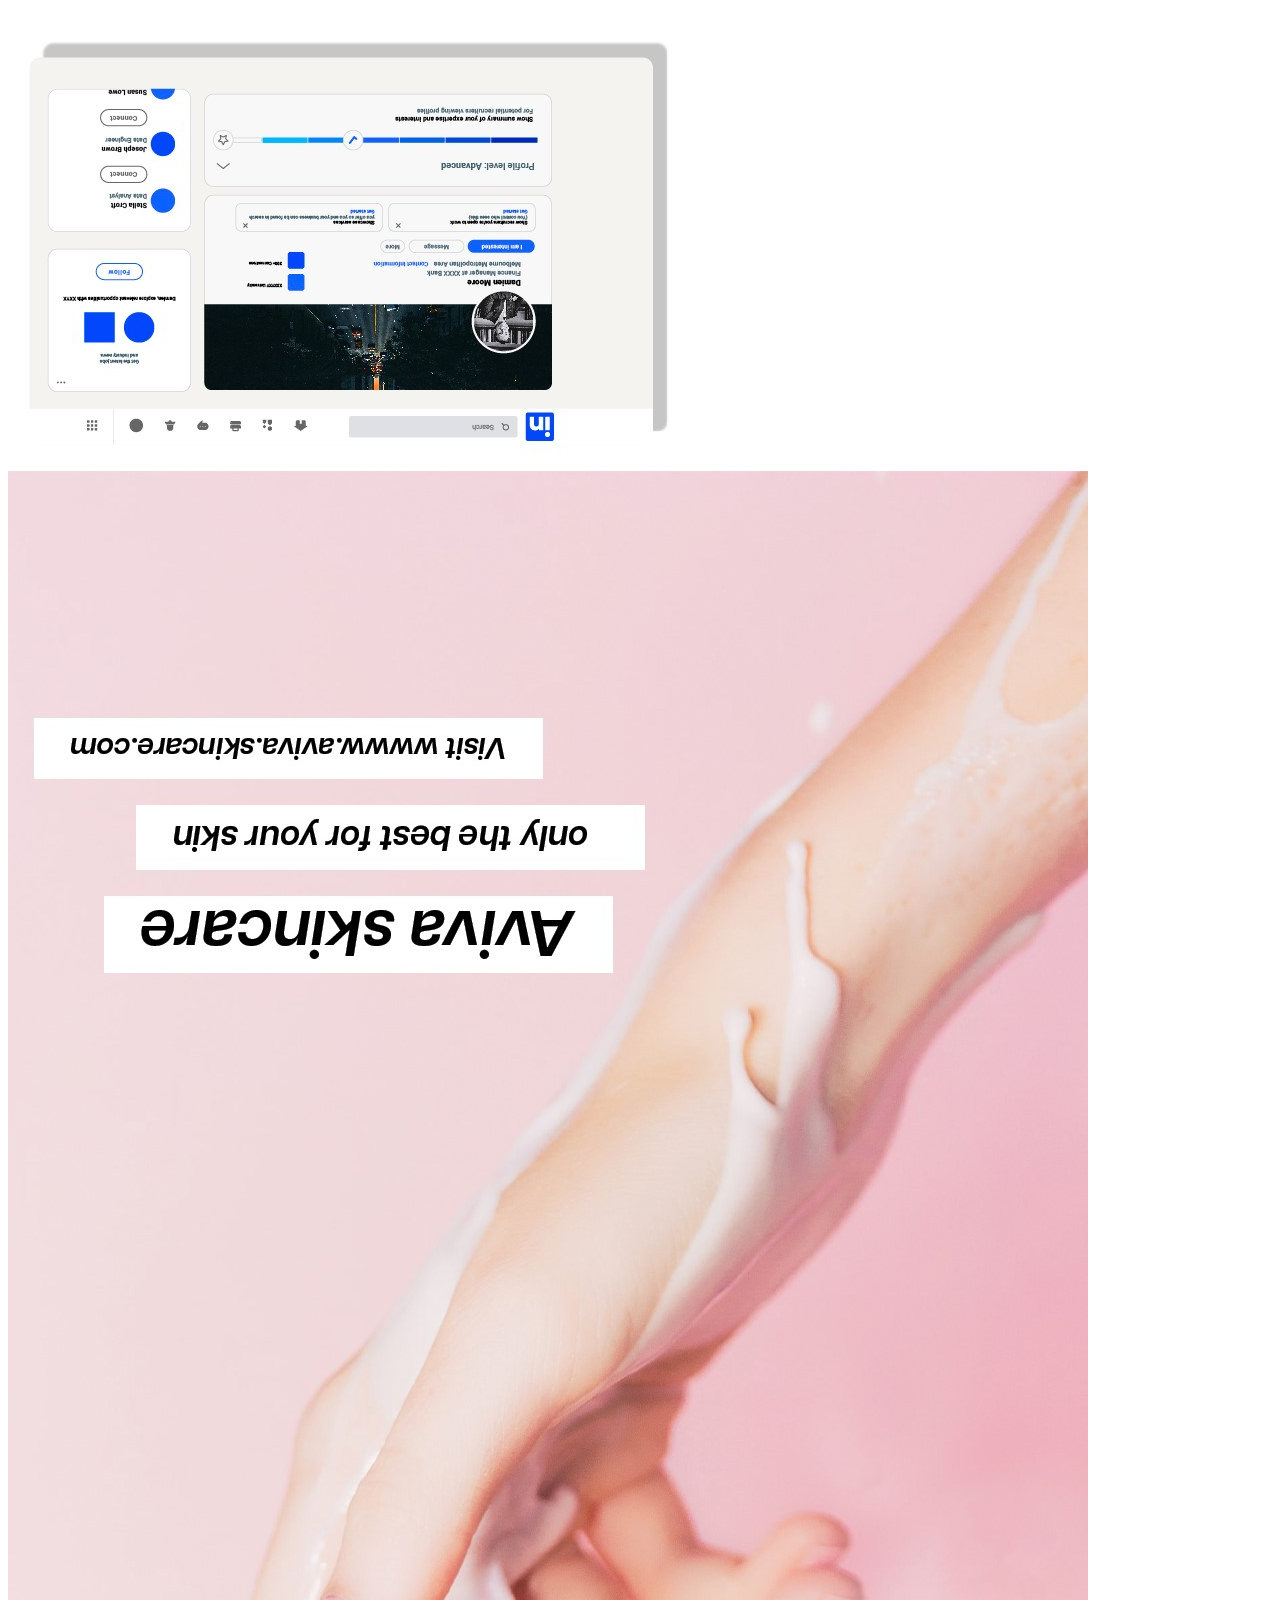
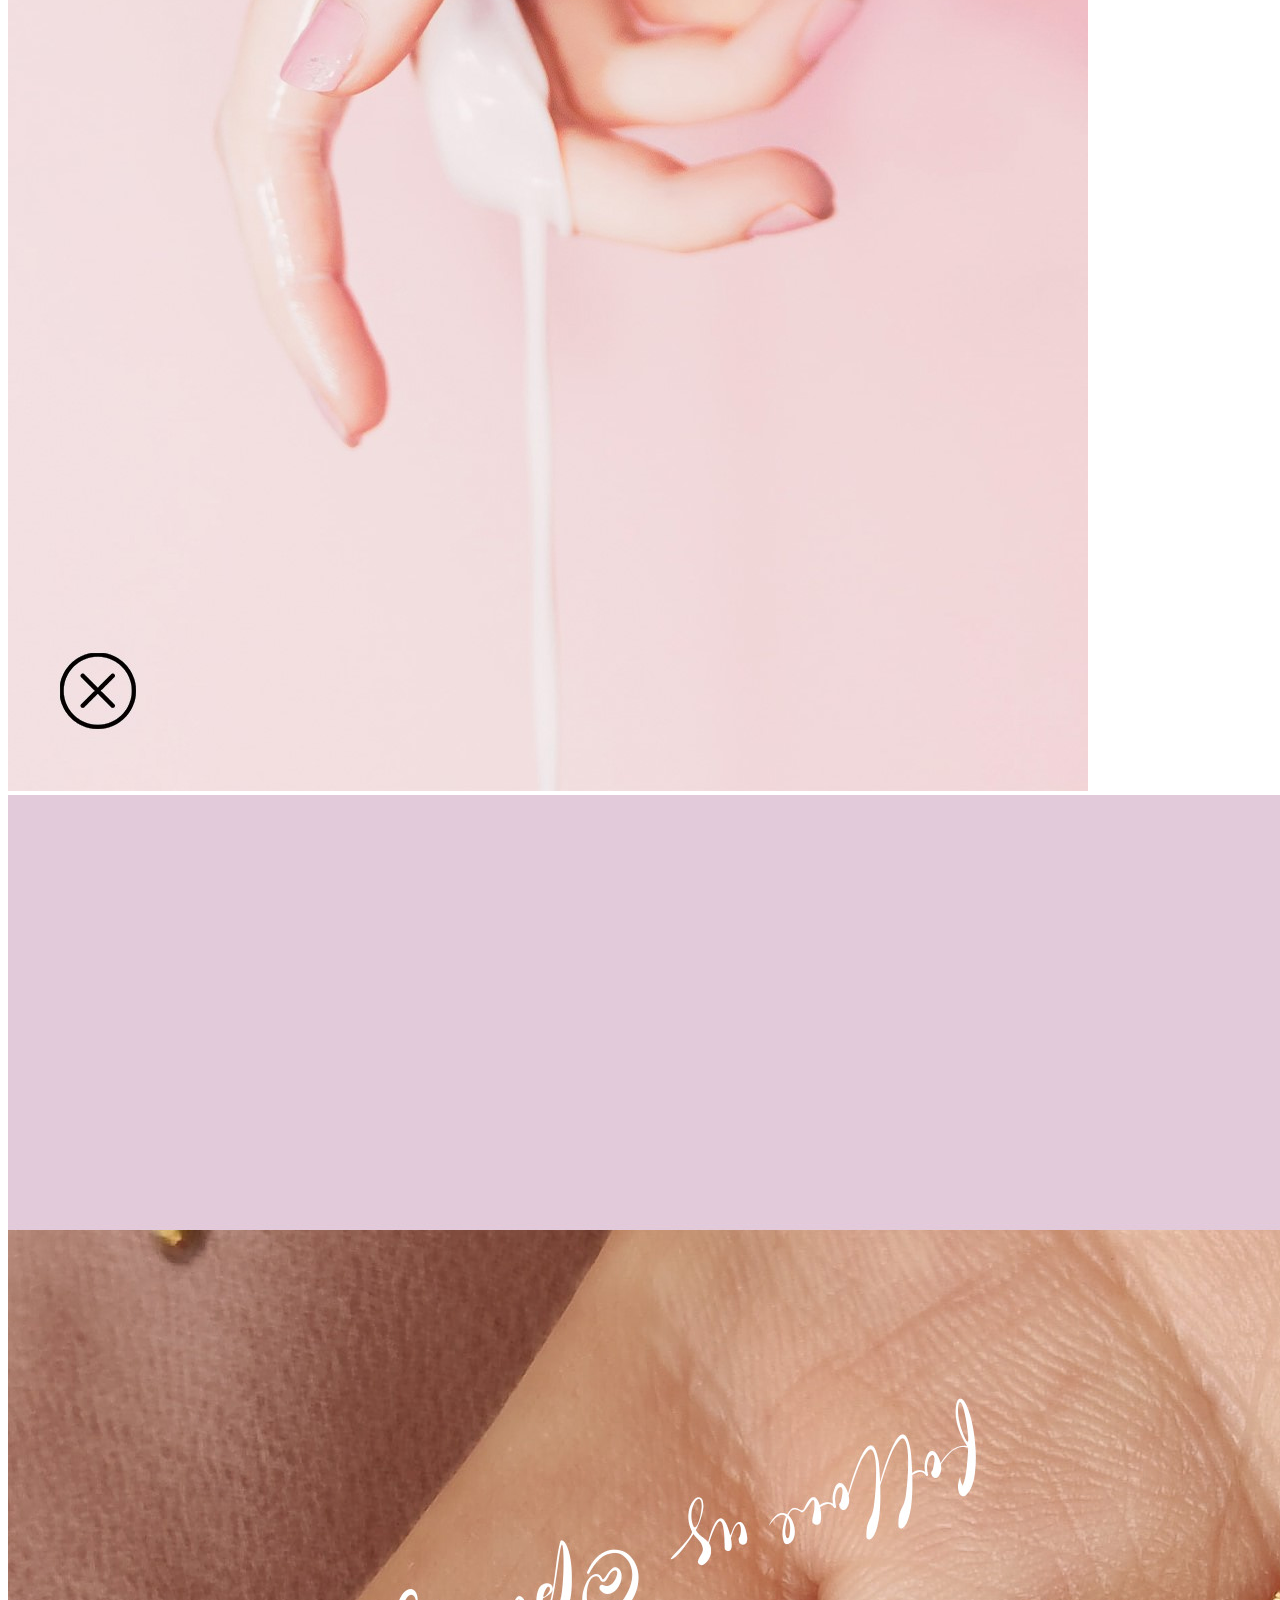
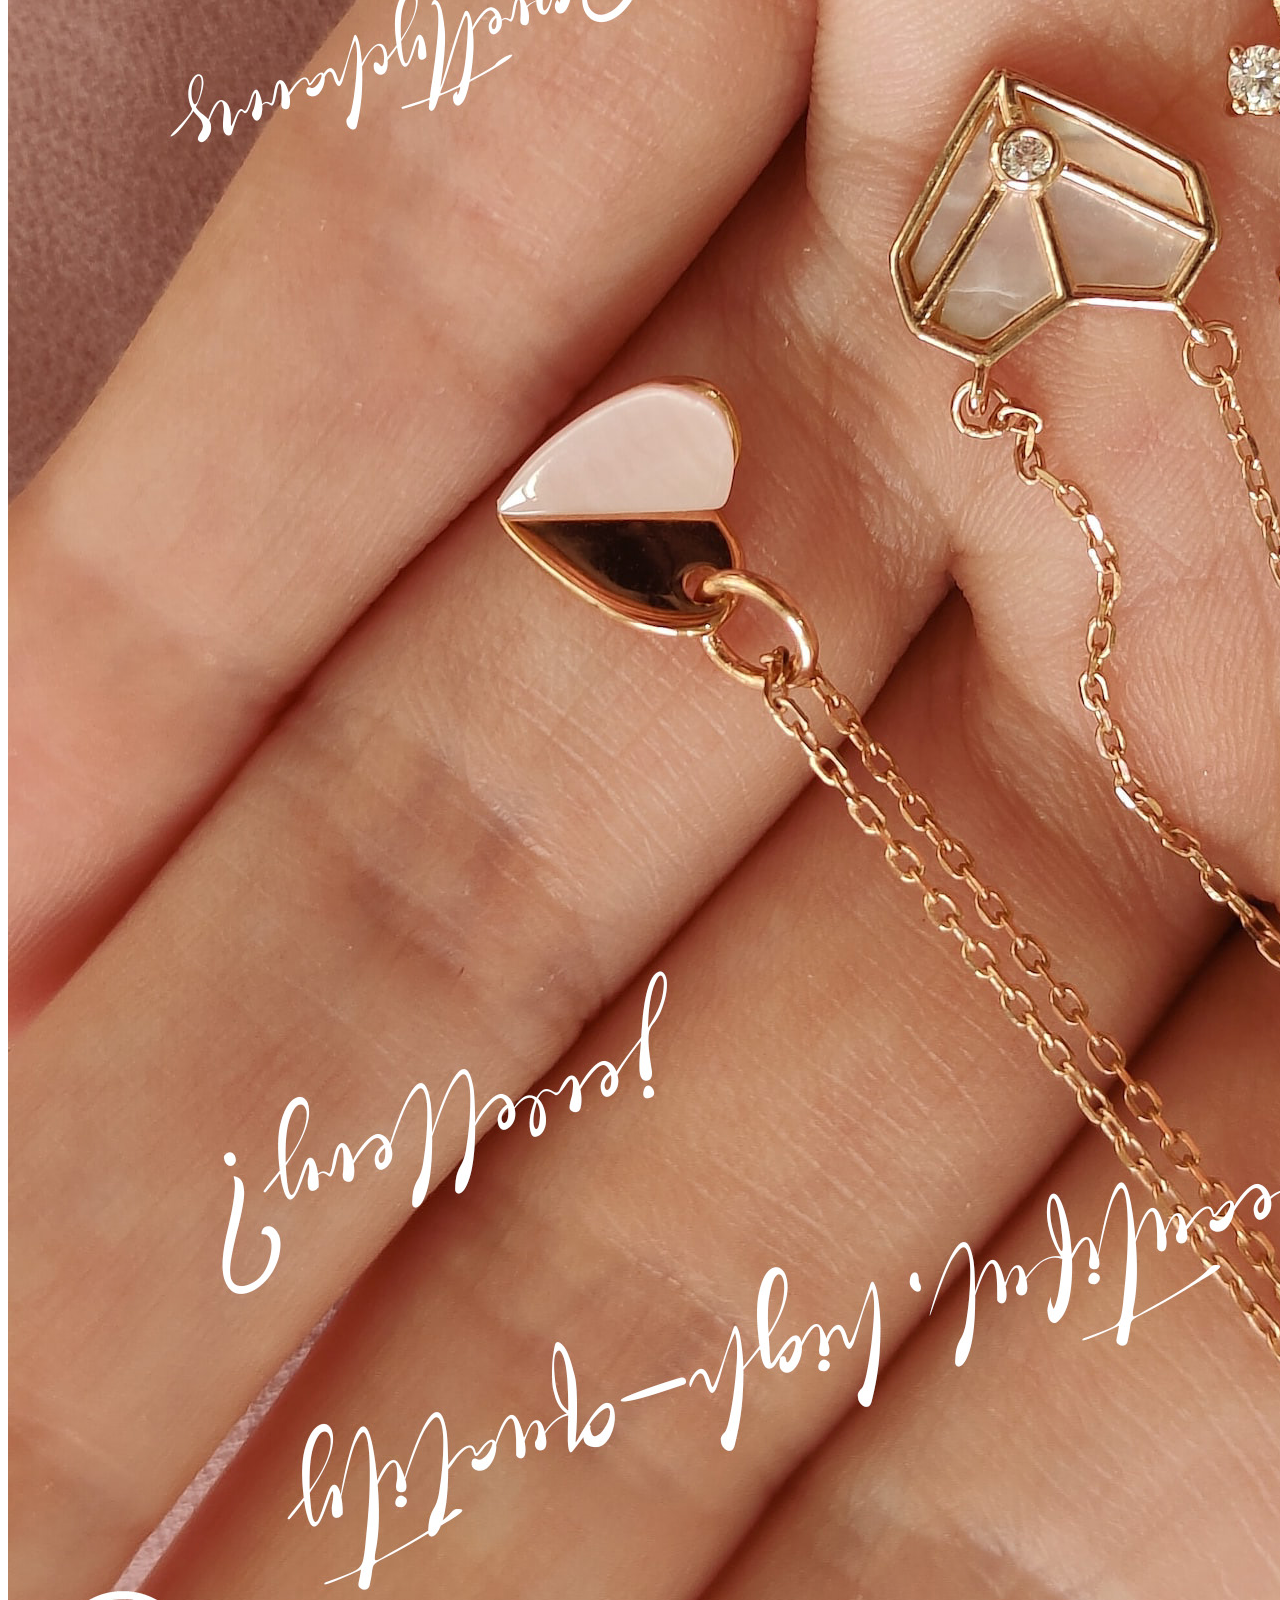
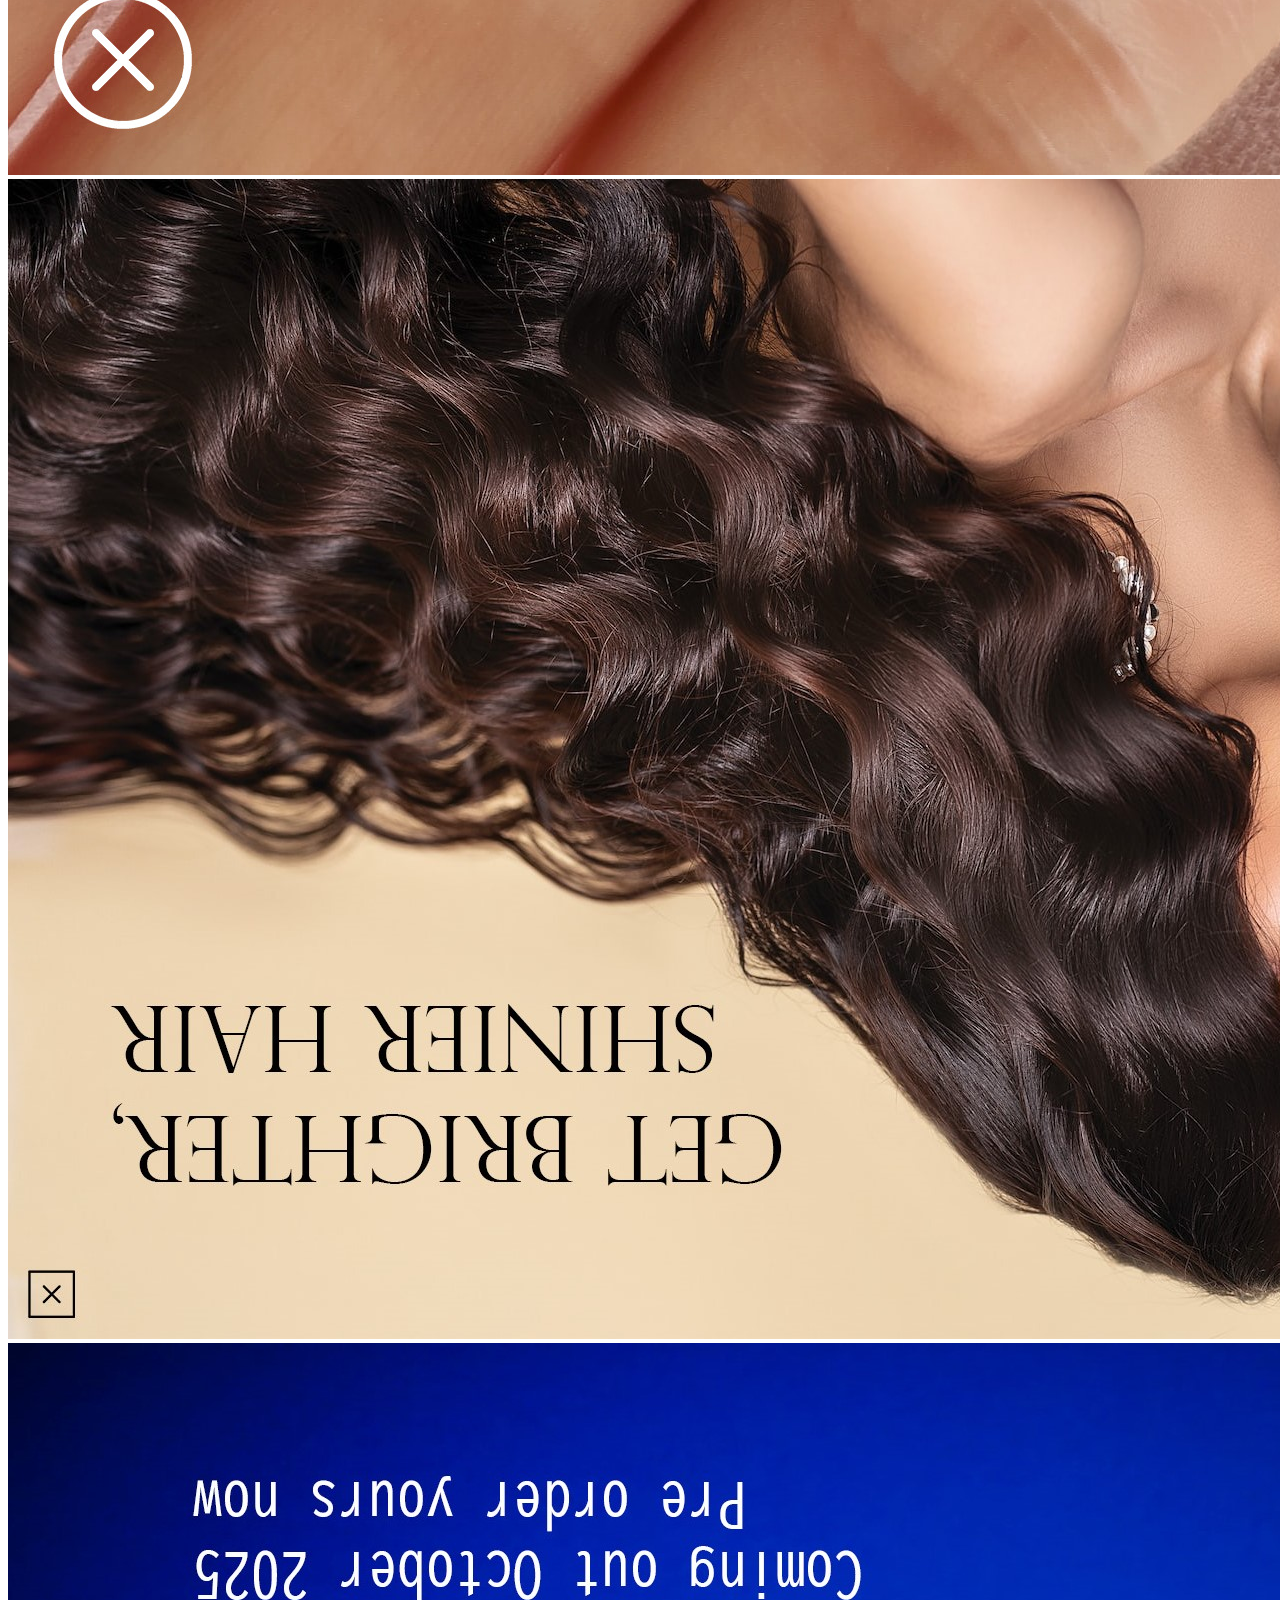
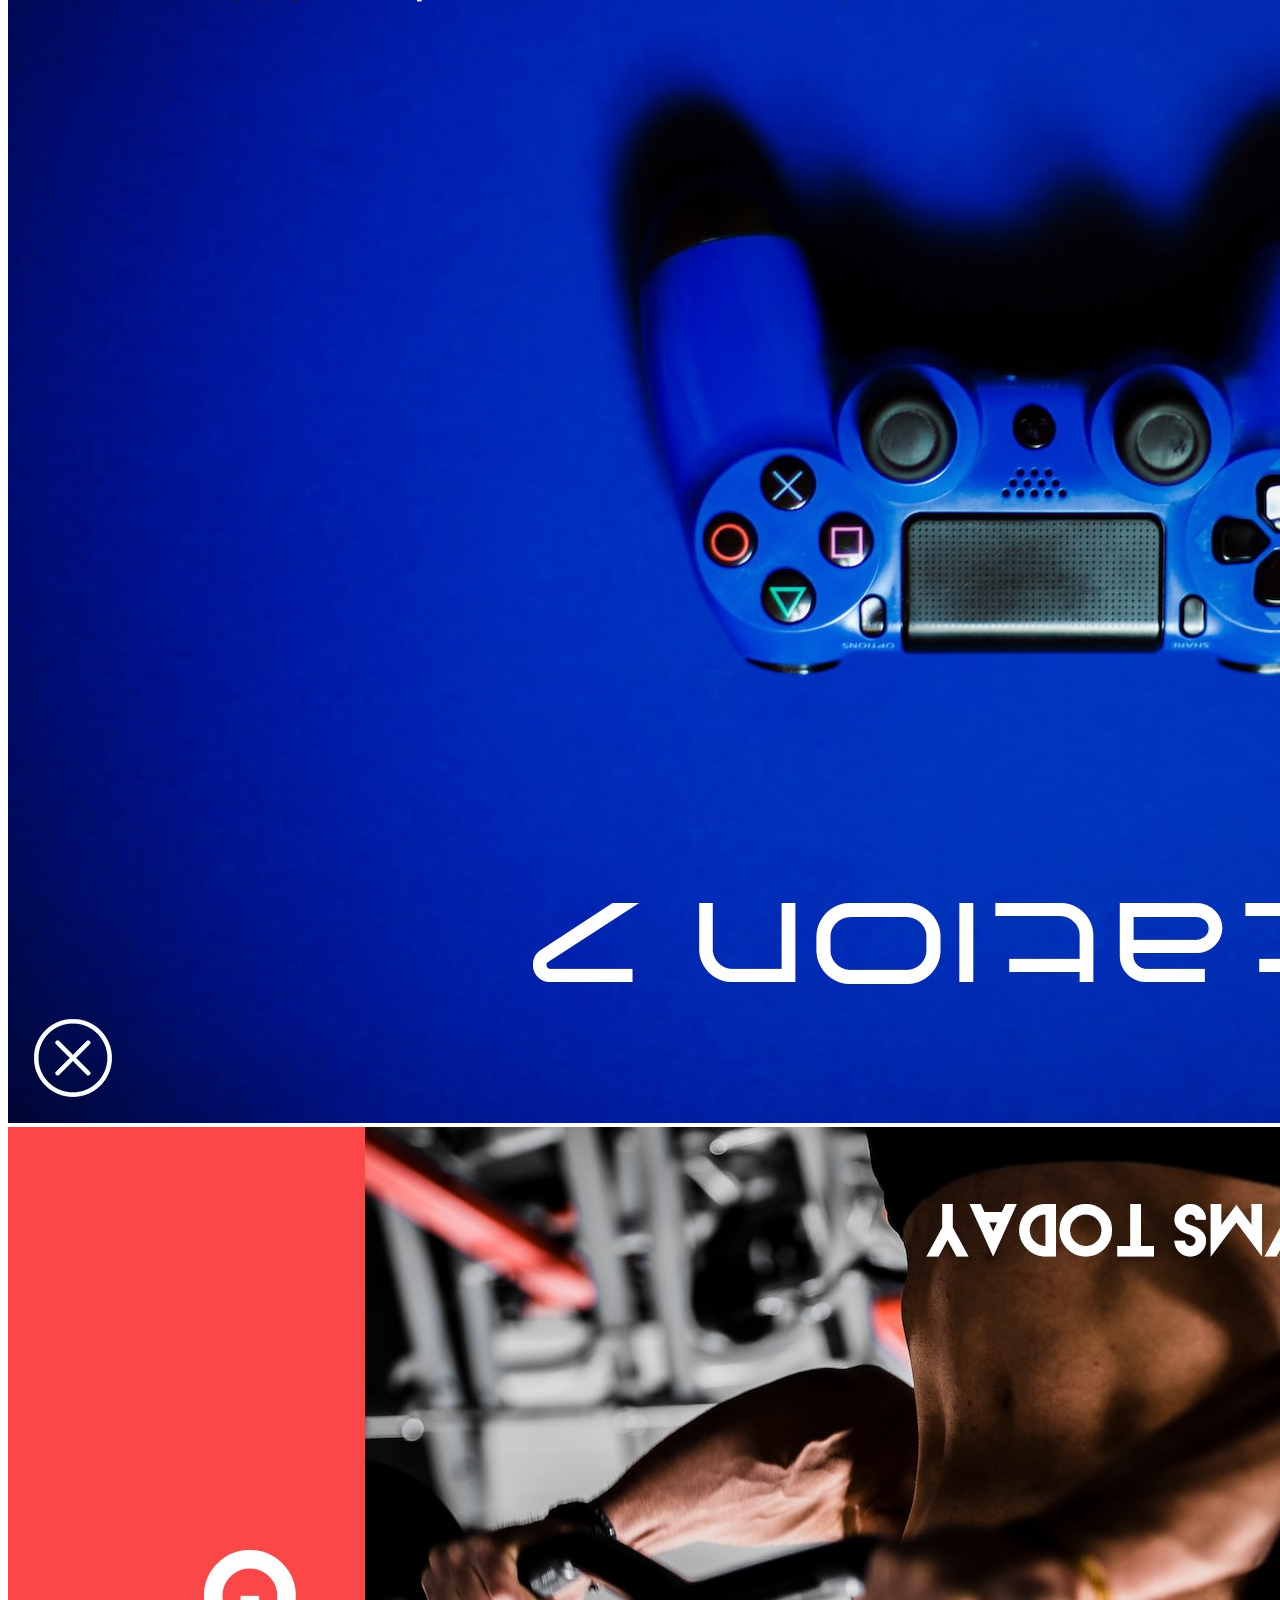
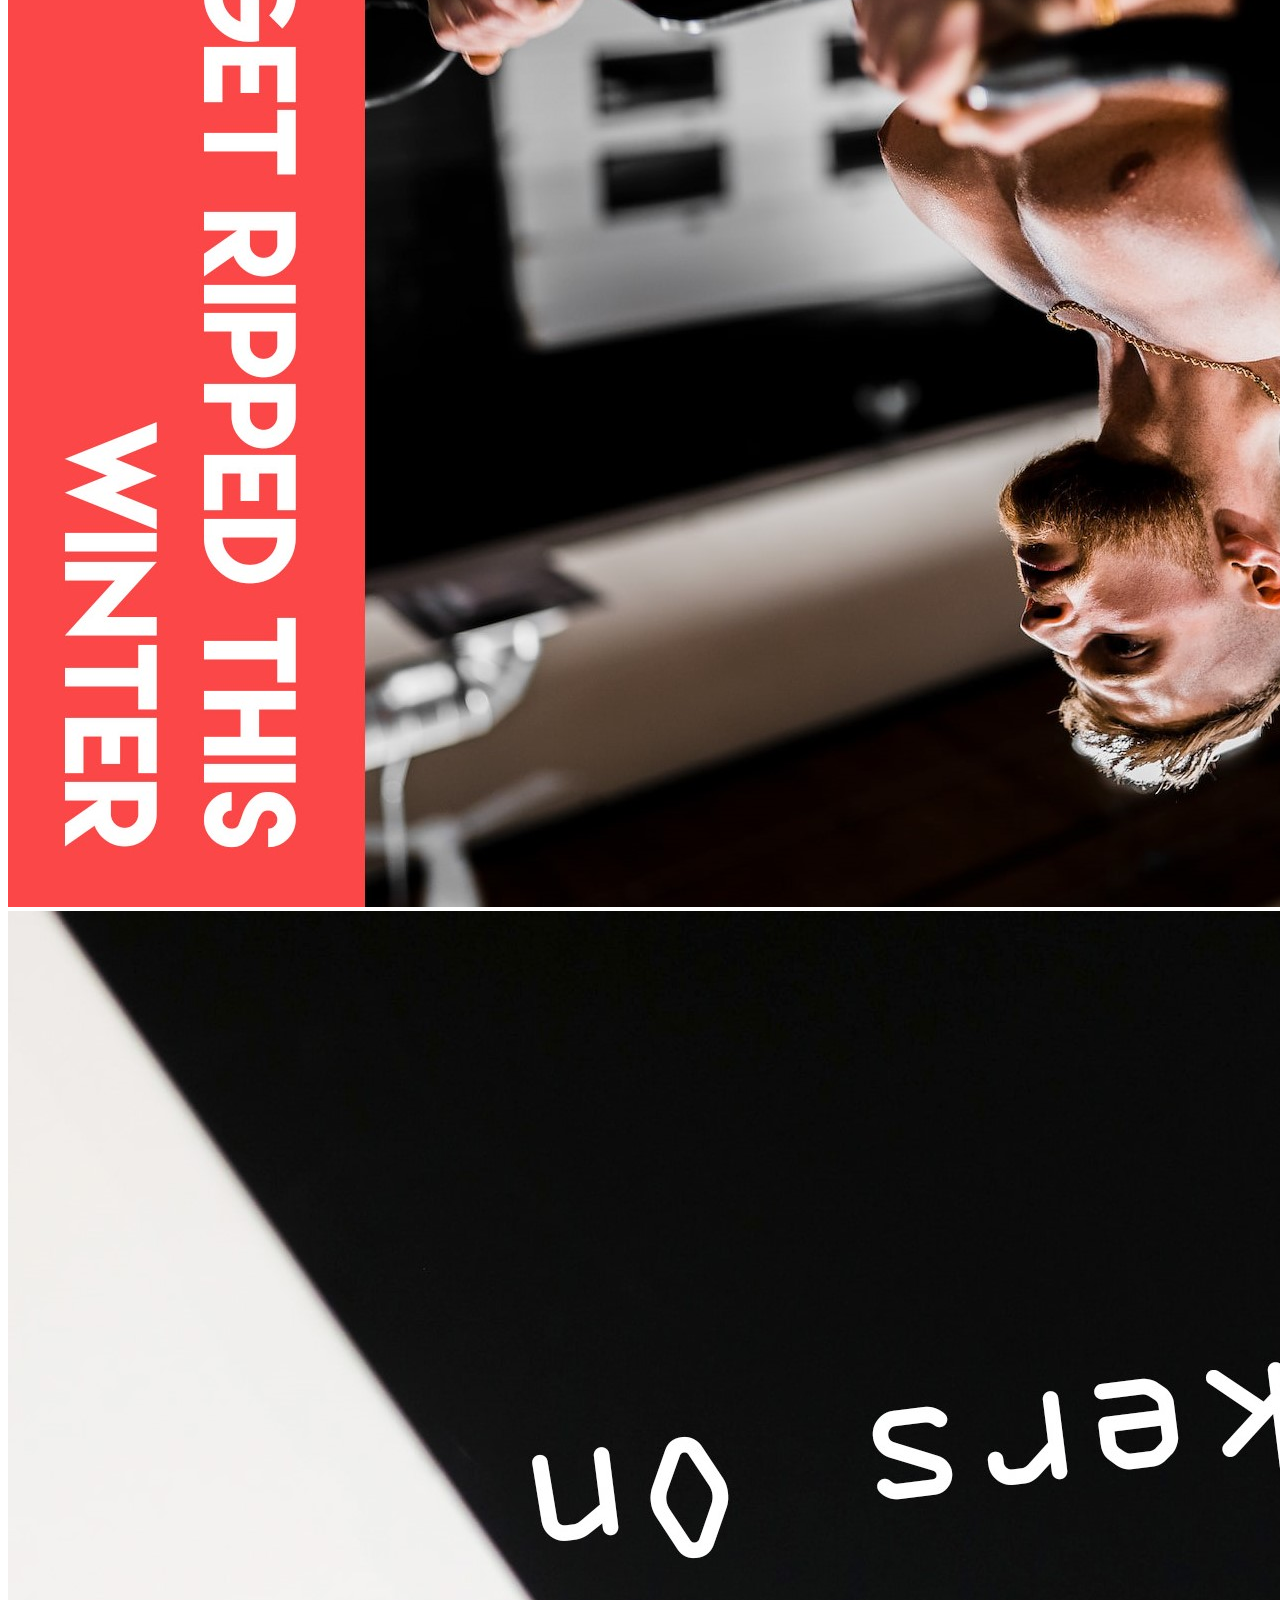
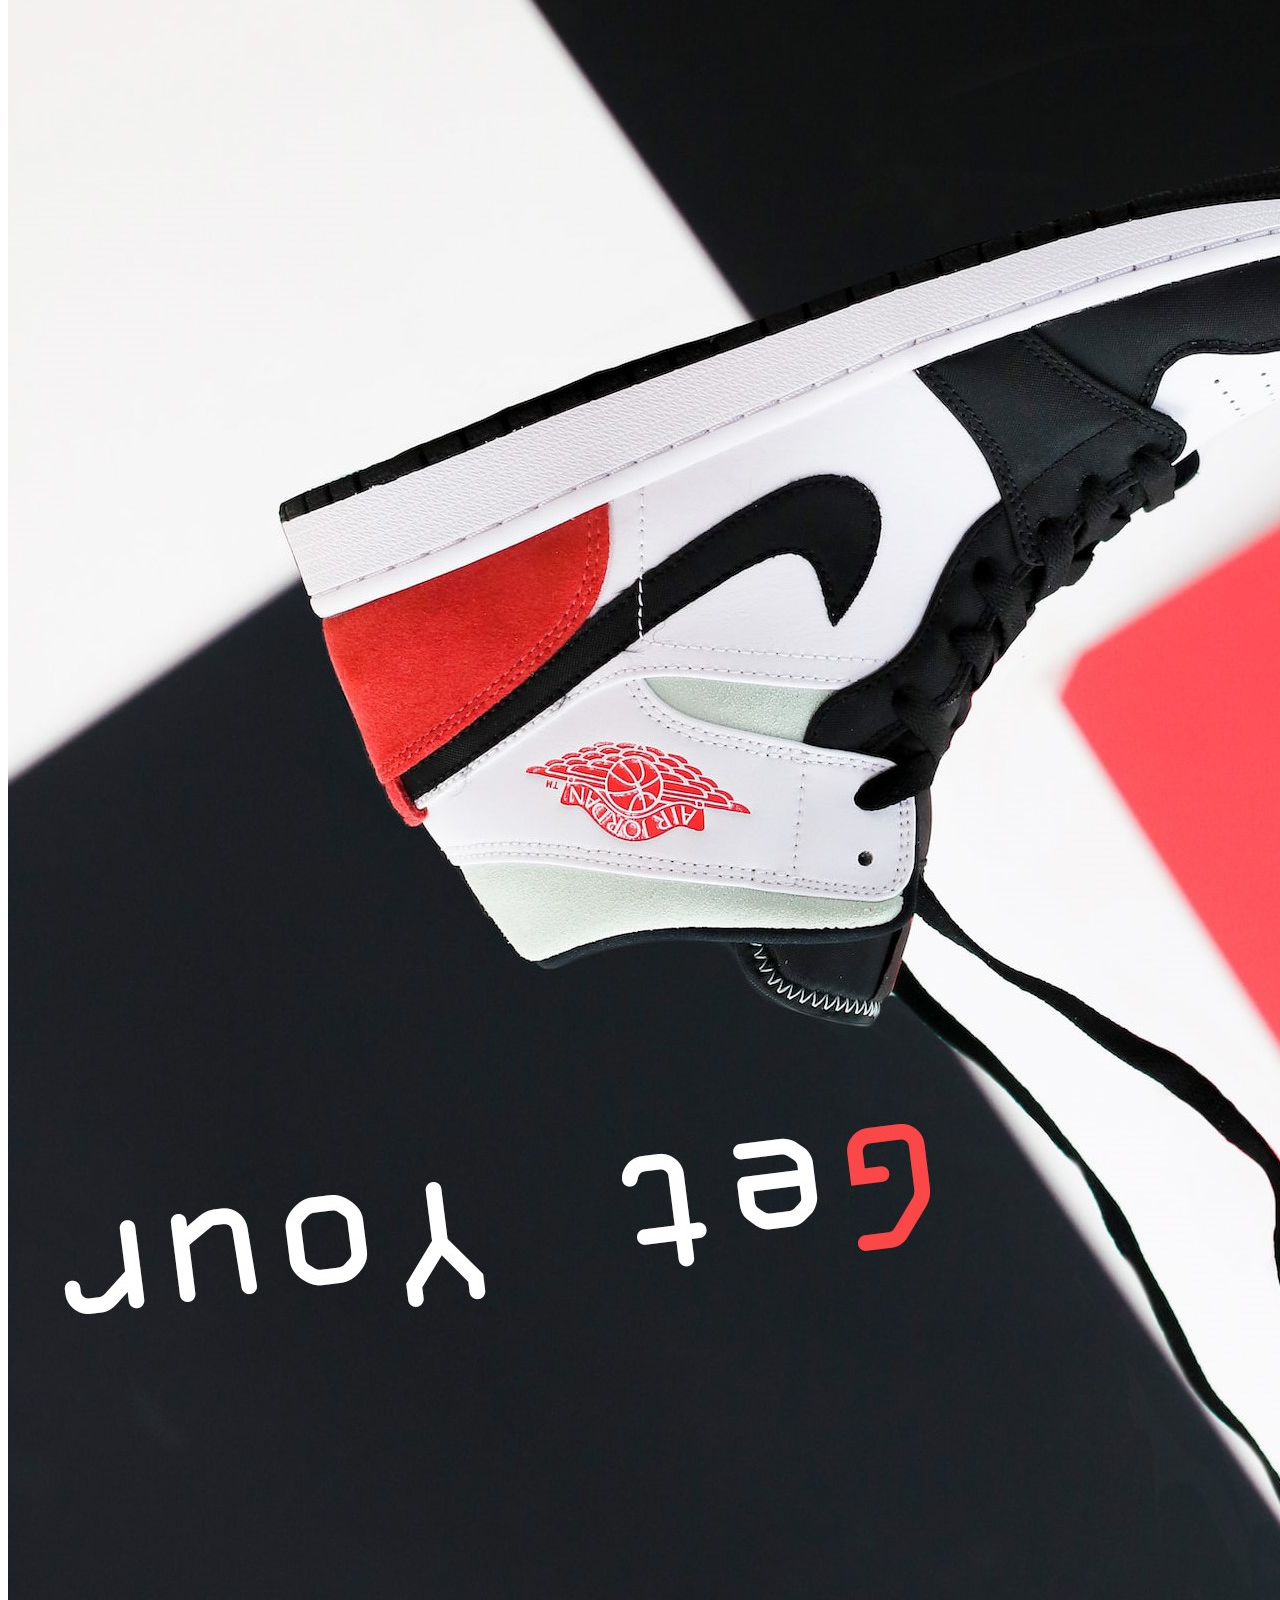
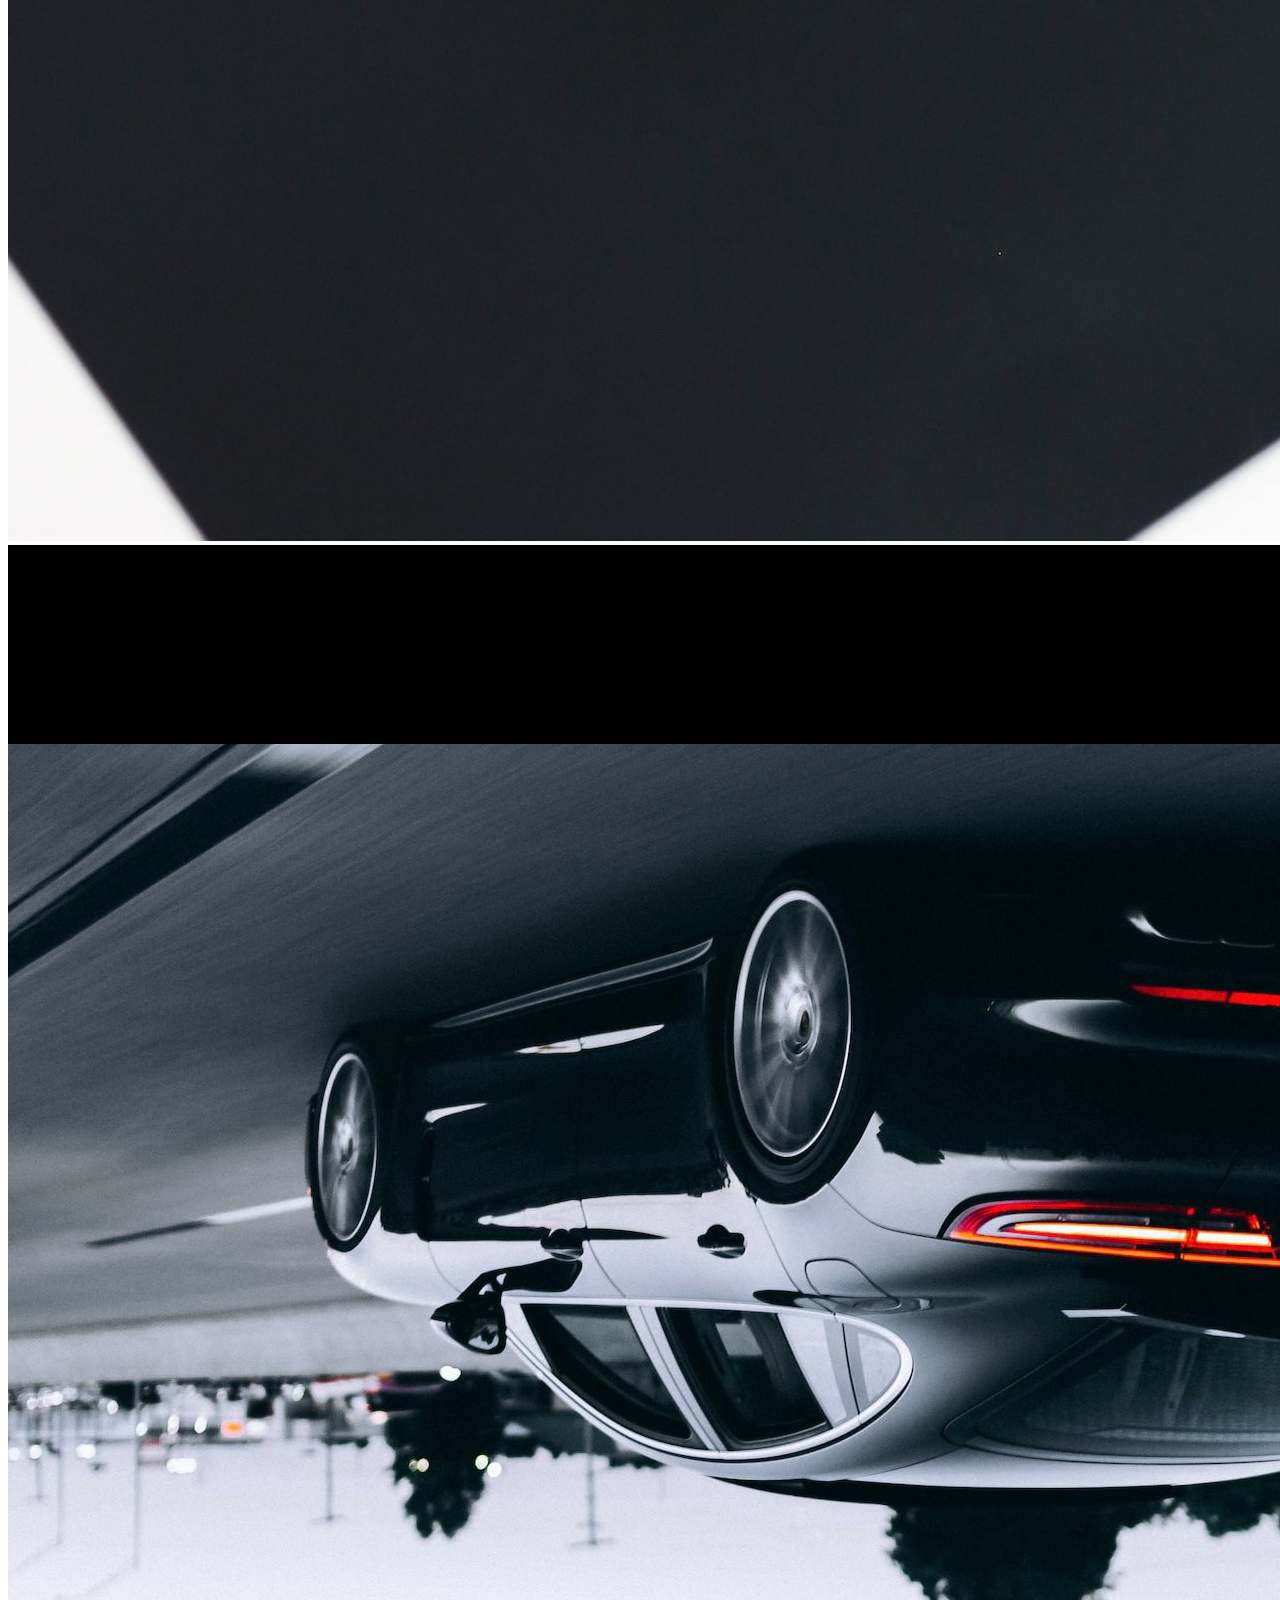
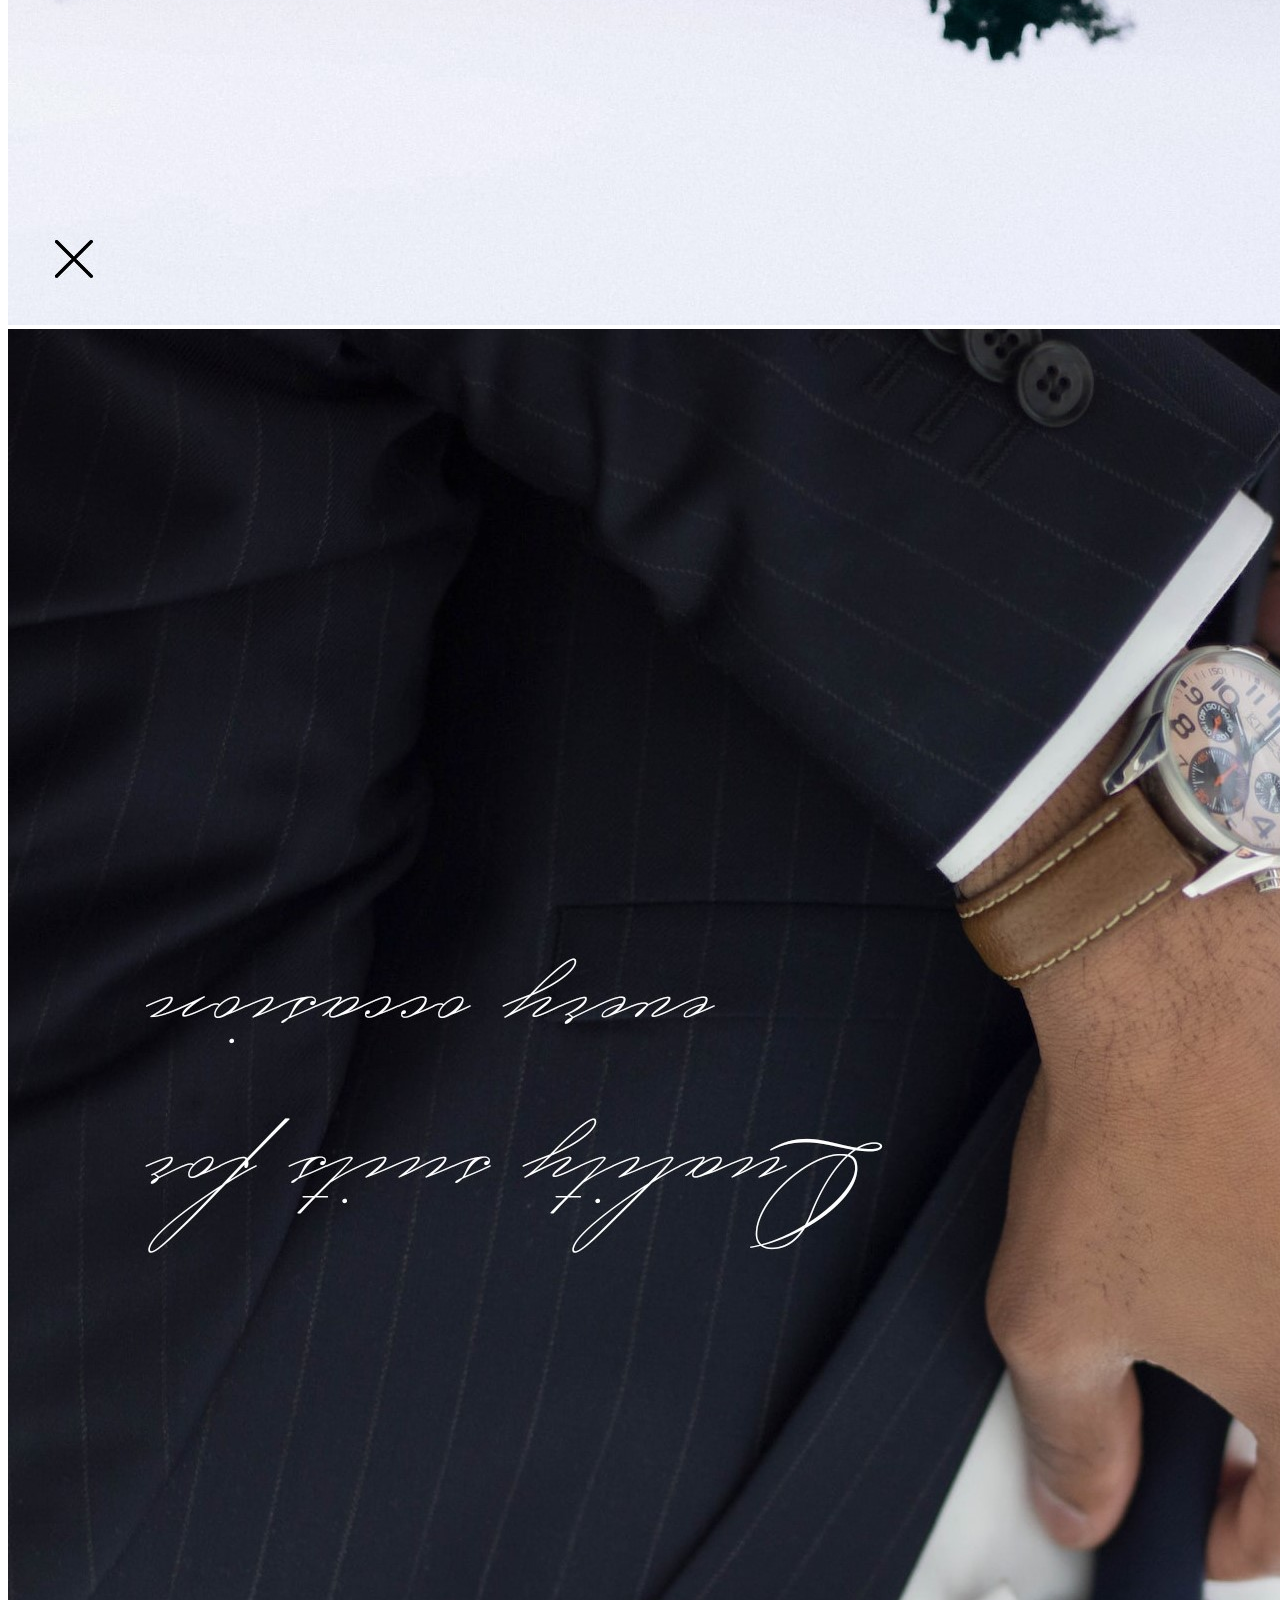
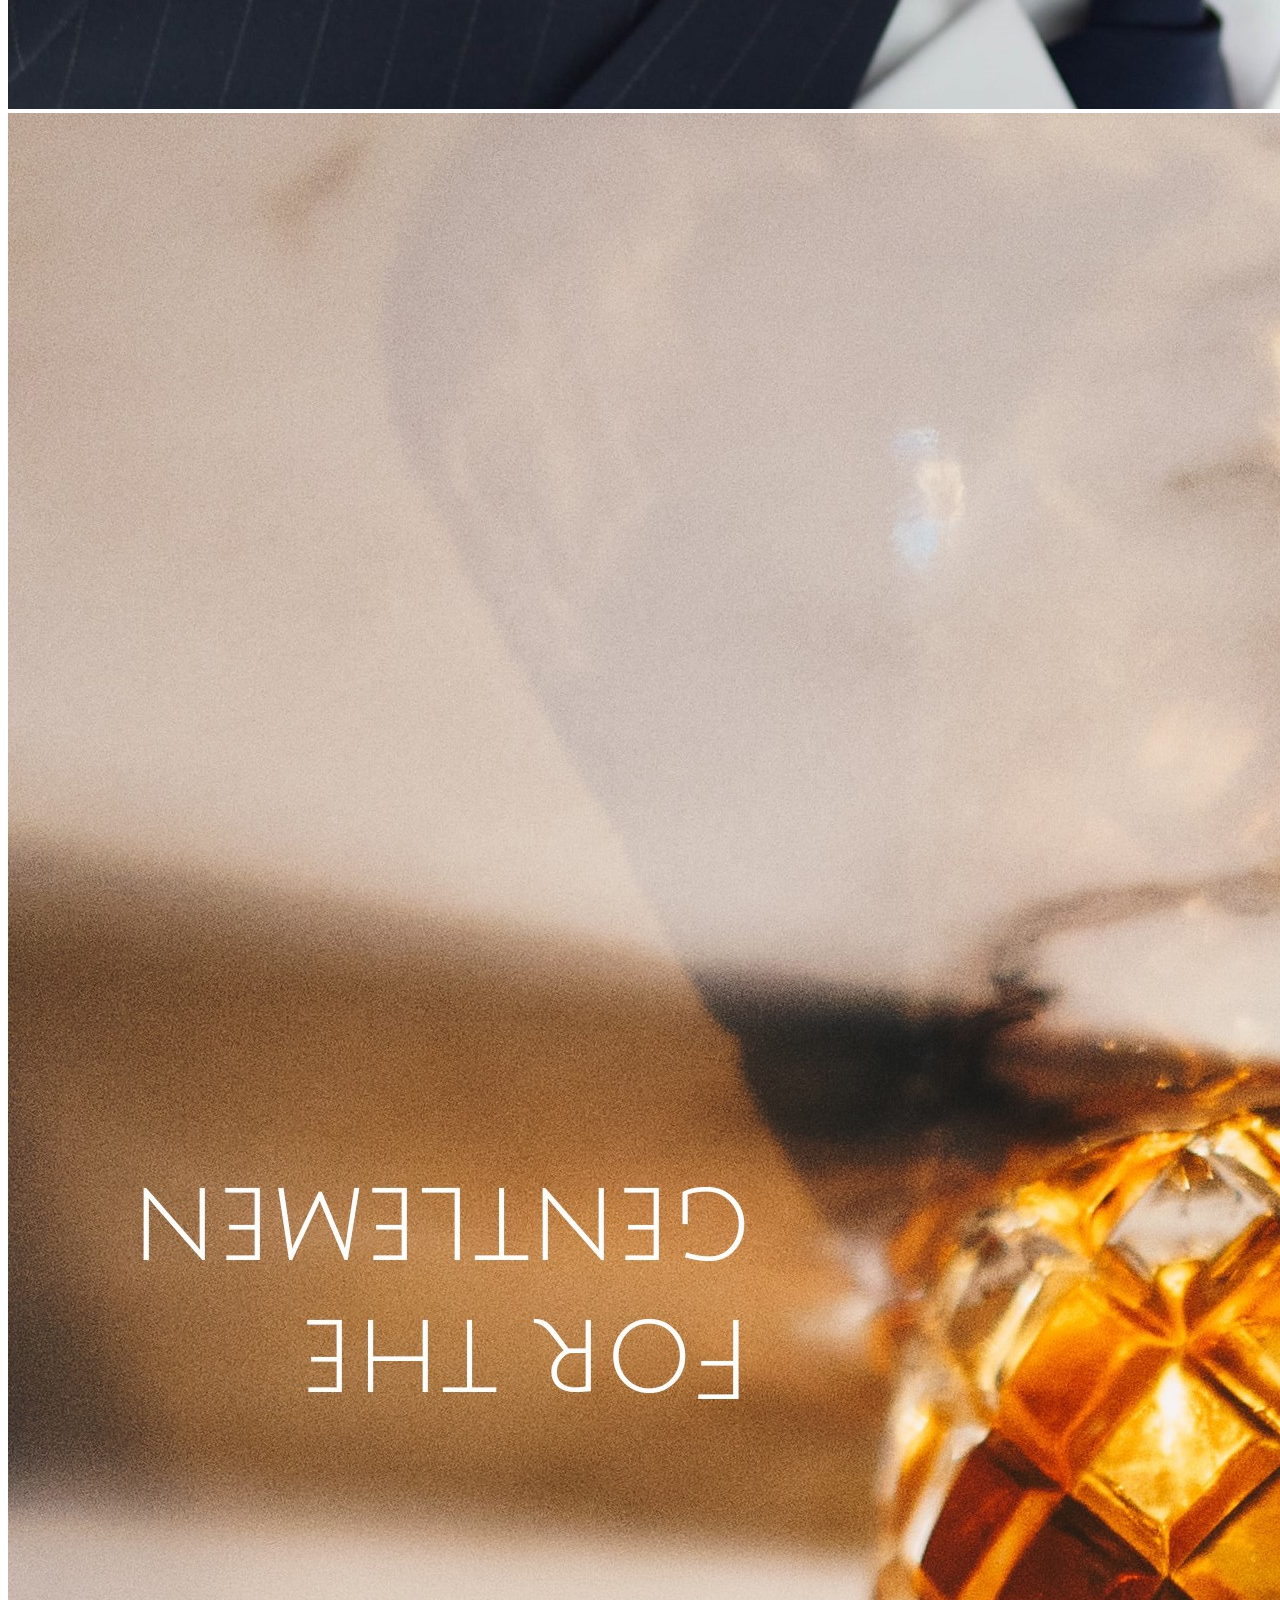
<file: ar/index.html>
<!DOCTYPE html>
<html>
  <script src="https://aframe.io/releases/1.0.4/aframe.min.js"></script>
  <script src="aframe-ar.js"></script>
  <body>
    <a-scene embedded arjs environment="#env" vr-mode-ui="enabled: false">
      <a-assets>
        <a-cubemap id="env">
          <img src="damienprofile.jpg">
          <img src="feminine advertisement 1.jpg">
          <img src="feminine advertisement 2.jpg">
          <img src="feminine advertisement 3.jpg">
          <img src="masc ad 1.jpg">
          <img src="masc ad 2.jpg">
          <img src="masc ad 3.jpg">
          <img src="masc ad 4.jpg">
          <img src="masc ad 5.jpg">
          <img src="masc ad 6.jpg">
          <img src="profile 1 layla lee.jpg">
          <img src="romanprofile.jpg">
          <img src="web surfig-10.jpg">
          <img src="web surfig-102.jpg">
          <img src="web surfig-103.jpg">
          <img src="web surfig-104.jpg">
          <img src="web surfig-105.jpg">
          <img src="web surfig-11.jpg">
        </a-cubemap>
      </a-assets>

      <a-light type="ambient" color="#888"></a-light>
      <a-light type="point" intensity="0.3" position="2 4 4"></a-light>

      <!-- DONT EDIT ABOVE
                o   o
                 )-(
                (O O)
                 \=/
                .-"-.
               //\ /\\
             _// / \ \\_
            =./ {,-.} \.=
                || ||
                || ||    
              __|| ||__  
             `---" "---'   
           EDIT FROM HERE ON          
      -->

      <!-- This is the marker, inside the <marker> 
           the objects that will appear at that position -->

      <!-- You can create your own markers here. ONLY USE JPEGS not PNG!
      https://jeromeetienne.github.io/AR.js/three.js/examples/marker-training/examples/generator.html
     -->

     <!-- !!! Only 1 Marker but lots of assets inside it !!! -->

      <a-marker type='pattern' url='pattern-marker jpegs3.patt' smooth="true">

        <!-- This is the object <a-object> 
          Edit size, position, texture and animation here 
          damien profile-->

        <a-box
        width="4"
        height="2.5"
        depth="0.2"
        position="1 0.5 0" 
        rotation="65 10 0"               
        src="damienprofile.jpg"
        transparent="true"
        alphaTest= "0.5"            
        env-map="#env"
        metalness="0.2"
        roughness="0.0"          
        >
        </a-box>


        <!-- !!! Do not remove Marker 1 !!! -->
      </a-marker>    


      <a-marker type='pattern' url='pattern-marker jpegs2.patt' smooth="true">

        <!-- This is the object <a-object> 
          Edit size, position, texture and animation here -->

        <a-box
        width="2.25"
        height="4"
        depth="0.2"
        position="1 0.5 0" 
        rotation="65 10 0"               
        src="profile 1 layla lee.jpg"
        transparent="true"
        alphaTest= "0.5"            
        env-map="#env"
        metalness="0.2"
        roughness="0.0"          
        >
        </a-box>     

      </a-marker> 


      <a-marker type='pattern' url='pattern-marker jpegs5.patt' smooth="true">

        <!-- This is the object <a-object> 
          Edit size, position, texture and animation here -->

        <a-box
        width="2.25"
        height="4"
        depth="0.2"
        position="1 0.5 0" 
        rotation="65 10 0"               
        src="romanprofile.jpg"
        transparent="true"
        alphaTest= "0.5"            
        env-map="#env"
        metalness="0.2"
        roughness="0.0"          
        >
        </a-box>        

      </a-marker> 




      <a-marker type='pattern' url='pattern-marker jpegs9.patt' smooth="true">

        <!-- This is the object <a-object> 
          layla bag -->

        <a-box
        width="4"
        height="2.5"
        depth="0.2"
        position="-2 0.5 0" 
        rotation="65 10 0"               
        src="web surfig-10.jpg"
        transparent="true"
        alphaTest= "0.5"            
        env-map="#env"
        metalness="0.2"
        roughness="0.0"          
        >
        </a-box>

        <a-box
        width="4"
        height="2.5"
        depth="0.2"
        position="2.5 0.5 0" 
        rotation="65 10 0"               
        src="web surfig-102.jpg"
        transparent="true"
        alphaTest= "0.5"            
        env-map="#env"
        metalness="0.2"
        roughness="0.0"          
        >
        </a-box>

      </a-marker>    


      <a-marker type='pattern' url='pattern-marker jpegs8.patt' smooth="true">

        <!-- This is the object <a-object> 
          roman bag -->

        <a-box
        width="4"
        height="2.5"
        depth="0.2"
        position="2.5 0.5 0" 
        rotation="65 10 0"               
        src="web surfig-103.jpg"
        transparent="true"
        alphaTest= "0.5"            
        env-map="#env"
        metalness="0.2"
        roughness="0.0"          
        >
        </a-box>

        <a-box
        width="4"
        height="2.5"
        depth="0.2"
        position="-2 0.5 0" 
        rotation="65 10 0"               
        src="web surfig-104.jpg"
        transparent="true"
        alphaTest= "0.5"            
        env-map="#env"
        metalness="0.2"
        roughness="0.0"          
        >
        </a-box>

      </a-marker> 


      <a-marker type='pattern' url='pattern-marker jpegs7.patt' smooth="true">

        <!-- This is the object <a-object> 
          damien bag -->

        <a-box
        width="4"
        height="2.5"
        depth="0.2"
        position="-2 0.5 0" 
        rotation="65 10 0"               
        src="web surfig-105.jpg"
        transparent="true"
        alphaTest= "0.5"            
        env-map="#env"
        metalness="0.2"
        roughness="0.0"          
        >
        </a-box>

        <a-box
        width="4"
        height="2.5"
        depth="0.2"
        position="2.5.5 0" 
        rotation="65 10 0"               
        src="web surfig-11.jpg"
        transparent="true"
        alphaTest= "0.5"            
        env-map="#env"
        metalness="0.2"
        roughness="0.0"          
        >
        </a-box>

      

      </a-marker> 



      <a-marker type='pattern' url='pattern-marker jpegs4.patt' smooth="true">

        <!-- This is the object <a-object> 
          layla ads -->

        <a-box
        width="2.5"
        height="4"
        depth="0.2"
        position="3.5 0.5 0" 
        rotation="65 10 0"               
        src="feminine advertisement 1.jpg"
        transparent="true"
        alphaTest= "0.5"            
        env-map="#env"
        metalness="0.2"
        roughness="0.0"          
        >
        </a-box>

        <a-box
        width="2.6"
        height="3"
        depth="0.2"
        position="0.5 0.5 0" 
        rotation="65 10 0"               
        src="feminine advertisement 2.jpg"
        transparent="true"
        alphaTest= "0.5"            
        env-map="#env"
        metalness="0.2"
        roughness="0.0"          
        >
        </a-box>

        <a-box
        width="4"
        height="2.5"
        depth="0.2"
        position="-3 0.5 0" 
        rotation="65 10 0"               
        src="feminine advertisement 3.jpg"
        transparent="true"
        alphaTest= "0.5"            
        env-map="#env"
        metalness="0.2"
        roughness="0.0"          
        >
        </a-box>        
      </a-marker>   


      <a-marker type='pattern' url='pattern-marker jpegs6.patt' smooth="true">

        <!-- This is the object <a-object> 
          roman ads -->

        <a-box
        width="4"
        height="2.5"
        depth="0.2"
        position="4.05 0.5 0" 
        rotation="65 10 0"               
        src="masc ad 1.jpg"
        transparent="true"
        alphaTest= "0.5"            
        env-map="#env"
        metalness="0.2"
        roughness="0.0"          
        >
        </a-box>

        <a-box
        width="4"
        height="2.5"
        depth="0.2"
        position="-2.75 0.5 0" 
        rotation="65 10 0"               
        src="masc ad 2.jpg"
        transparent="true"
        alphaTest= "0.5"            
        env-map="#env"
        metalness="0.2"
        roughness="0.0"          
        >
        </a-box>

        <a-box
        width="2.5"
        height="4"
        depth="0.2"
        position="0.6 0.5 0" 
        rotation="65 10 0"               
        src="masc ad 3.jpg"
        transparent="true"
        alphaTest= "0.5"            
        env-map="#env"
        metalness="0.2"
        roughness="0.0"          
        >
        </a-box>        
      </a-marker> 



      <a-marker type='pattern' url='pattern-marker jpegs.patt' smooth="true">

        <!-- This is the object <a-object> 
          damien ads -->

        <a-box
        width="4"
        height="2.5"
        depth="0.2"
        position="5 0.5 0" 
        rotation="65 10 0"               
        src="masc ad 4.jpg"
        transparent="true"
        alphaTest= "0.5"            
        env-map="#env"
        metalness="0.2"
        roughness="0.0"          
        >
        </a-box>

        <a-box
        width="4"
        height="2.75"
        depth="0.2"
        position="0 0.5 0" 
        rotation="65 10 0"               
        src="masc ad 5.jpg"
        transparent="true"
        alphaTest= "0.5"            
        env-map="#env"
        metalness="0.2"
        roughness="0.0"          
        >
        </a-box>

        <a-box
        width="2.75"
        height="-5"
        depth="0.2"
        position="-3 0.5 0" 
        rotation="65 10 0"               
        src="masc ad 6.jpg"
        transparent="true"
        alphaTest= "0.5"            
        env-map="#env"
        metalness="0.2"
        roughness="0.0"          
        >
        </a-box>        
      </a-marker> 




      <a-entity camera></a-entity>
    </a-scene>

  </body>
</html>
</file>
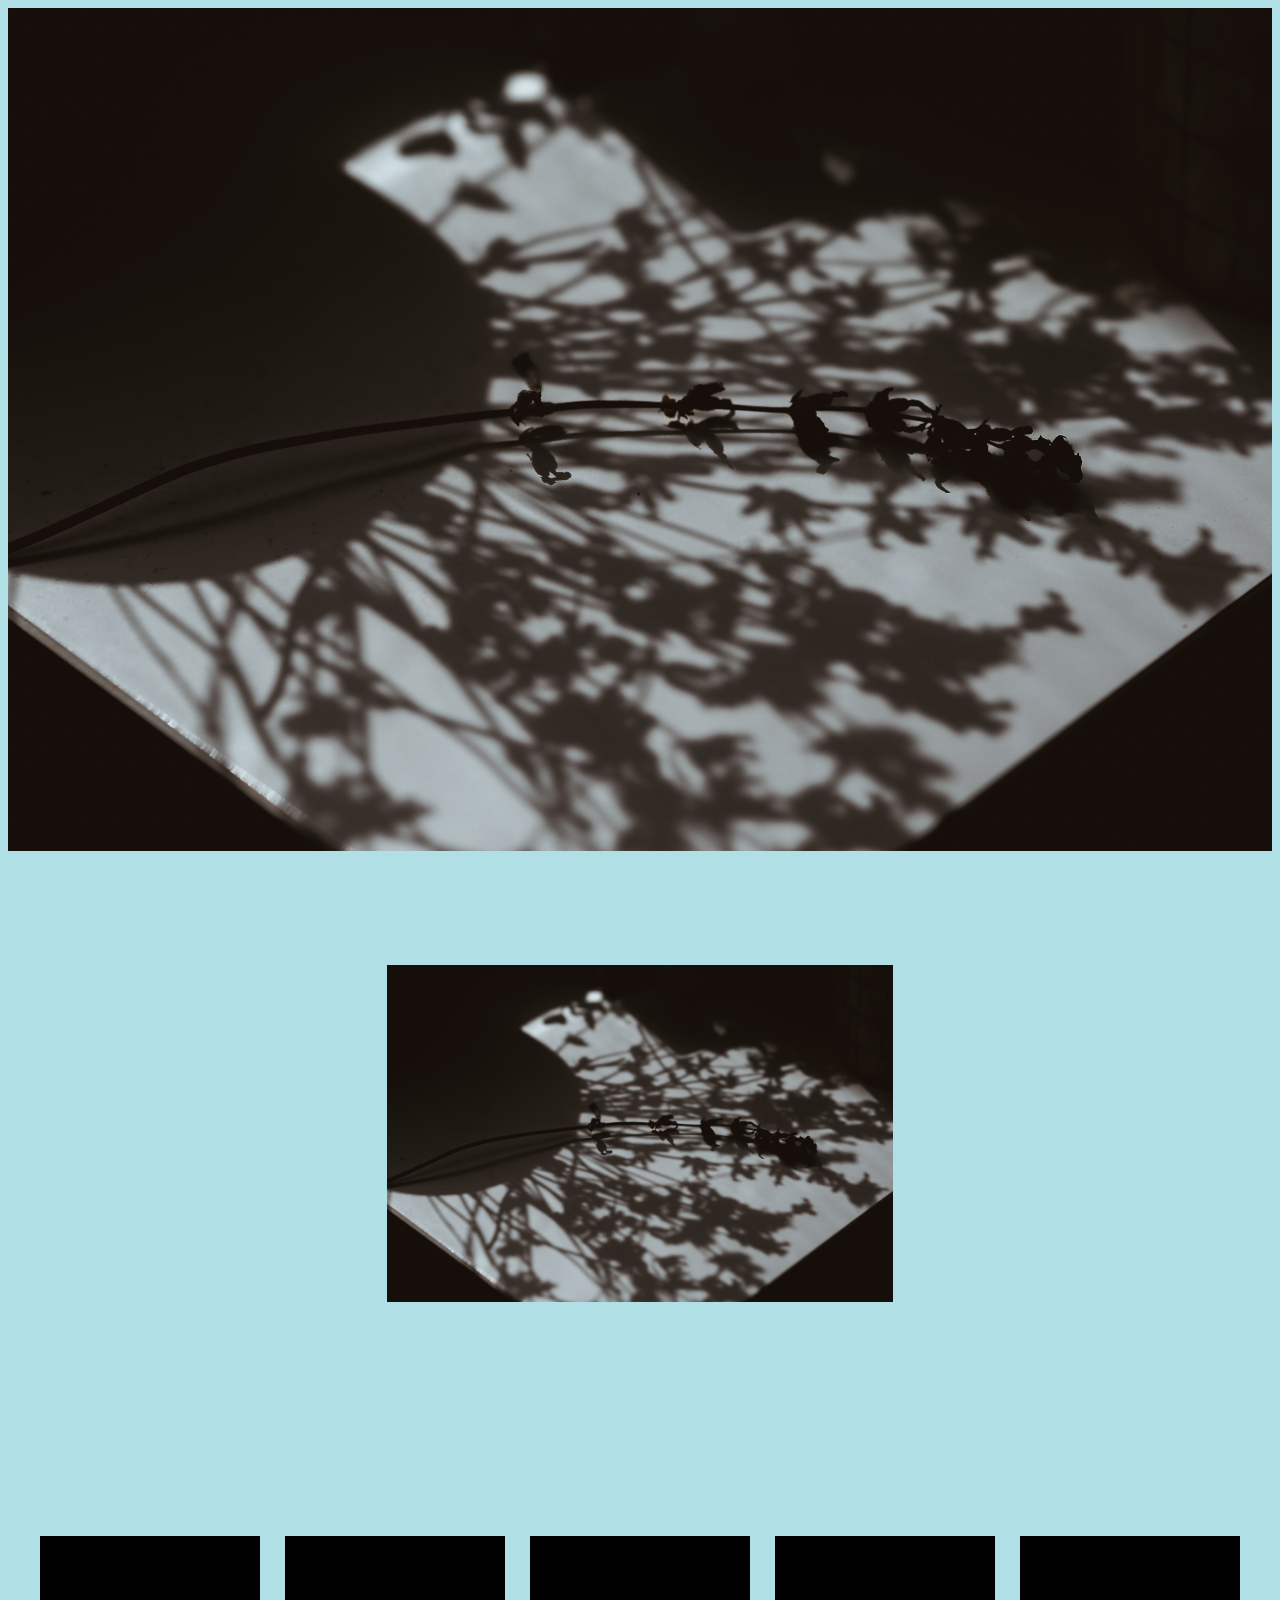
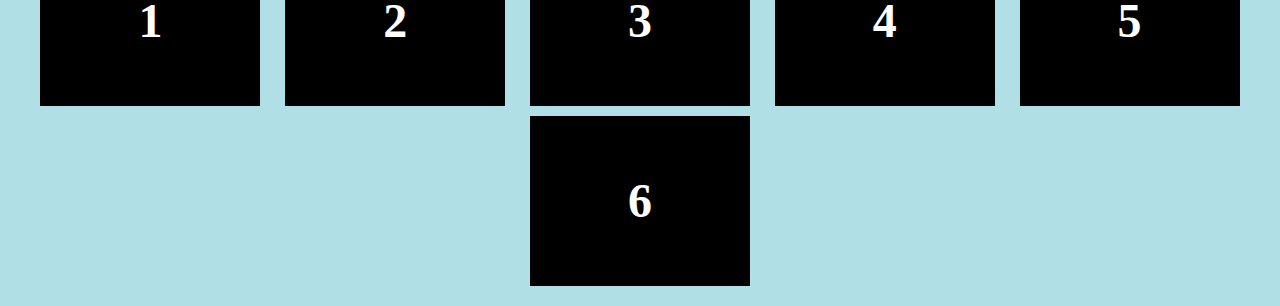
<file: identity_ai/index.html>
<!DOCTYPE html>
<html lang="en">
<head>
    <meta charset="UTF-8">
    <meta http-equiv="X-UA-Compatible" content="IE=edge">
    <meta name="viewport" content="width=device-width, initial-scale=1.0">
    <title>IdentityAI</title>
    <link rel="stylesheet" href="stylesheet.css">
</head>
<body>
      

    <img src="laura-chouette-Fl4hpvbncIo-unsplash.jpg" alt="digital painting of church with flowers">
    <div class="box">
        <img src="laura-chouette-Fl4hpvbncIo-unsplash.jpg">
    </div>

    <div class="flex-container">
        <div class="flex-item">1</div>
        <div class="flex-item">2</div>
        <div class="flex-item">3</div>
        <div class="flex-item">4</div>
        <div class="flex-item">5</div>
        <div class="flex-item">6</div>
        </div>

           
        

 </body>
</html>
</file>
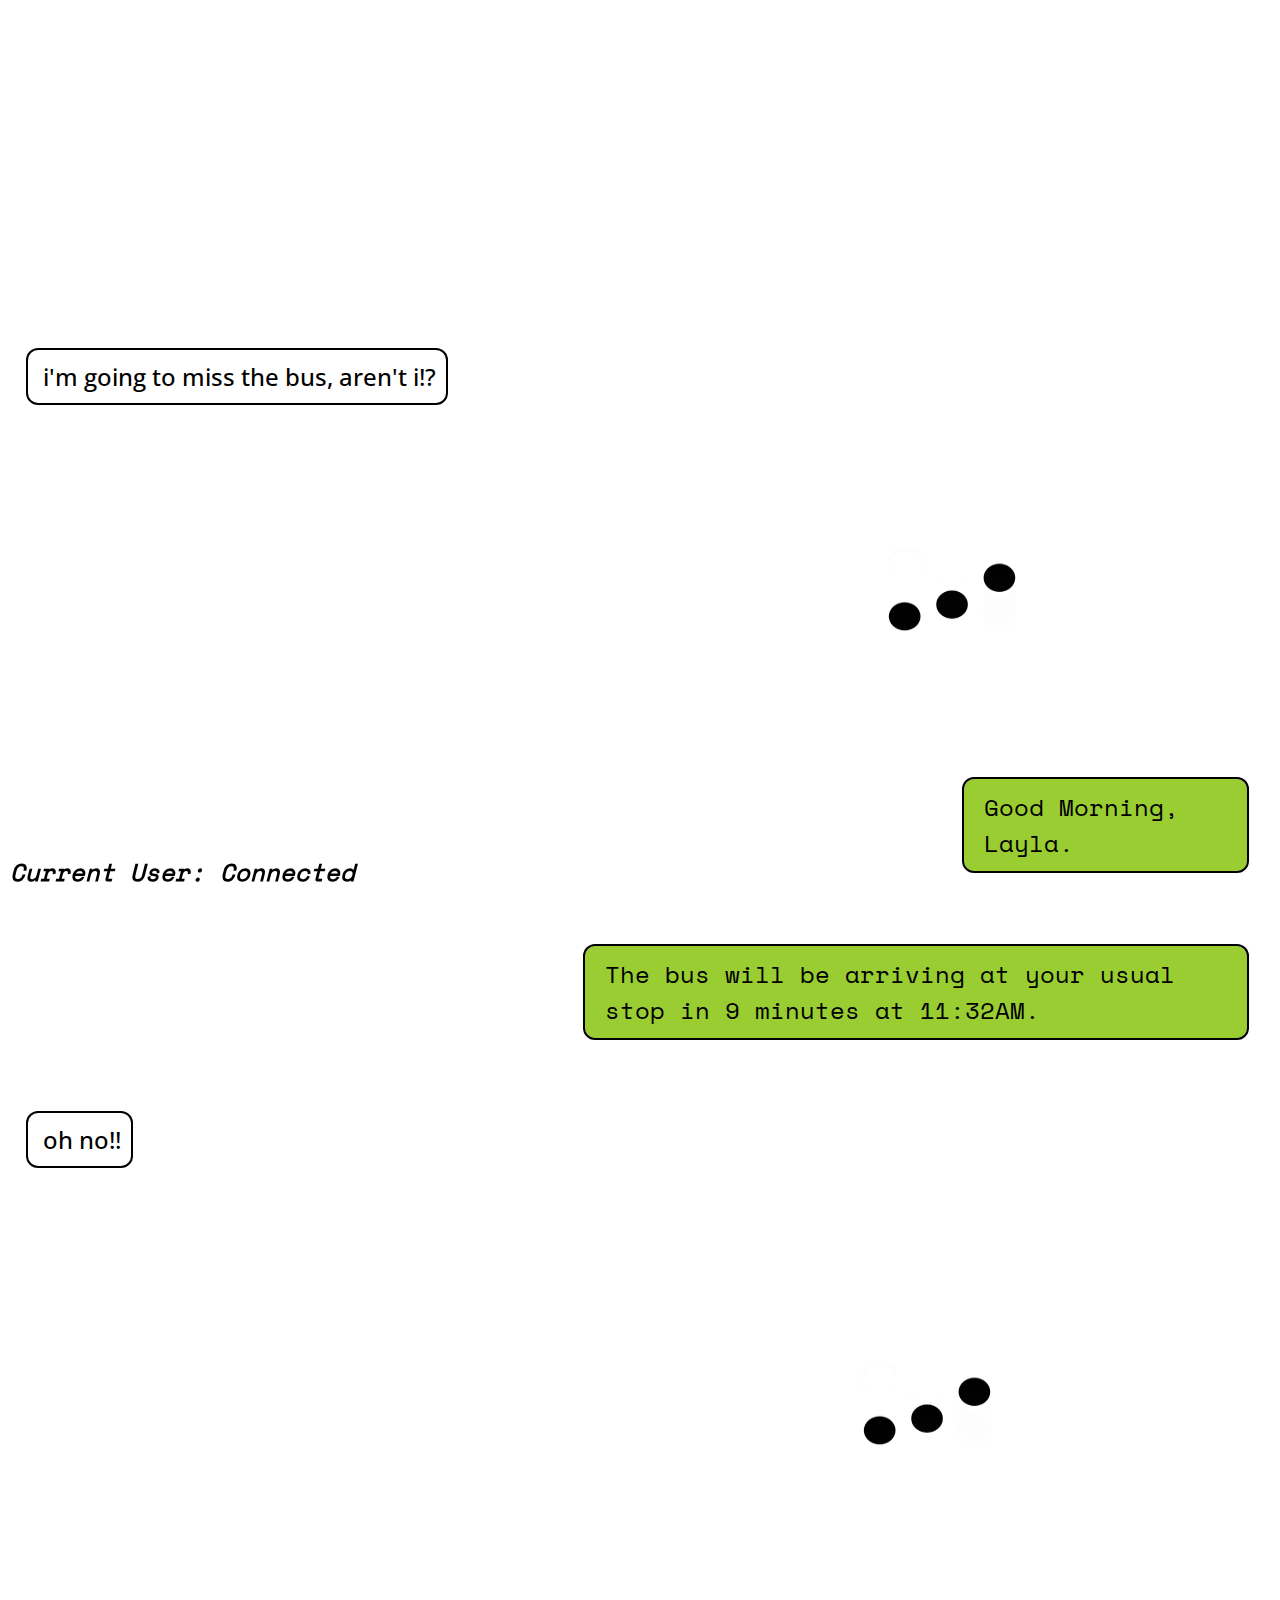
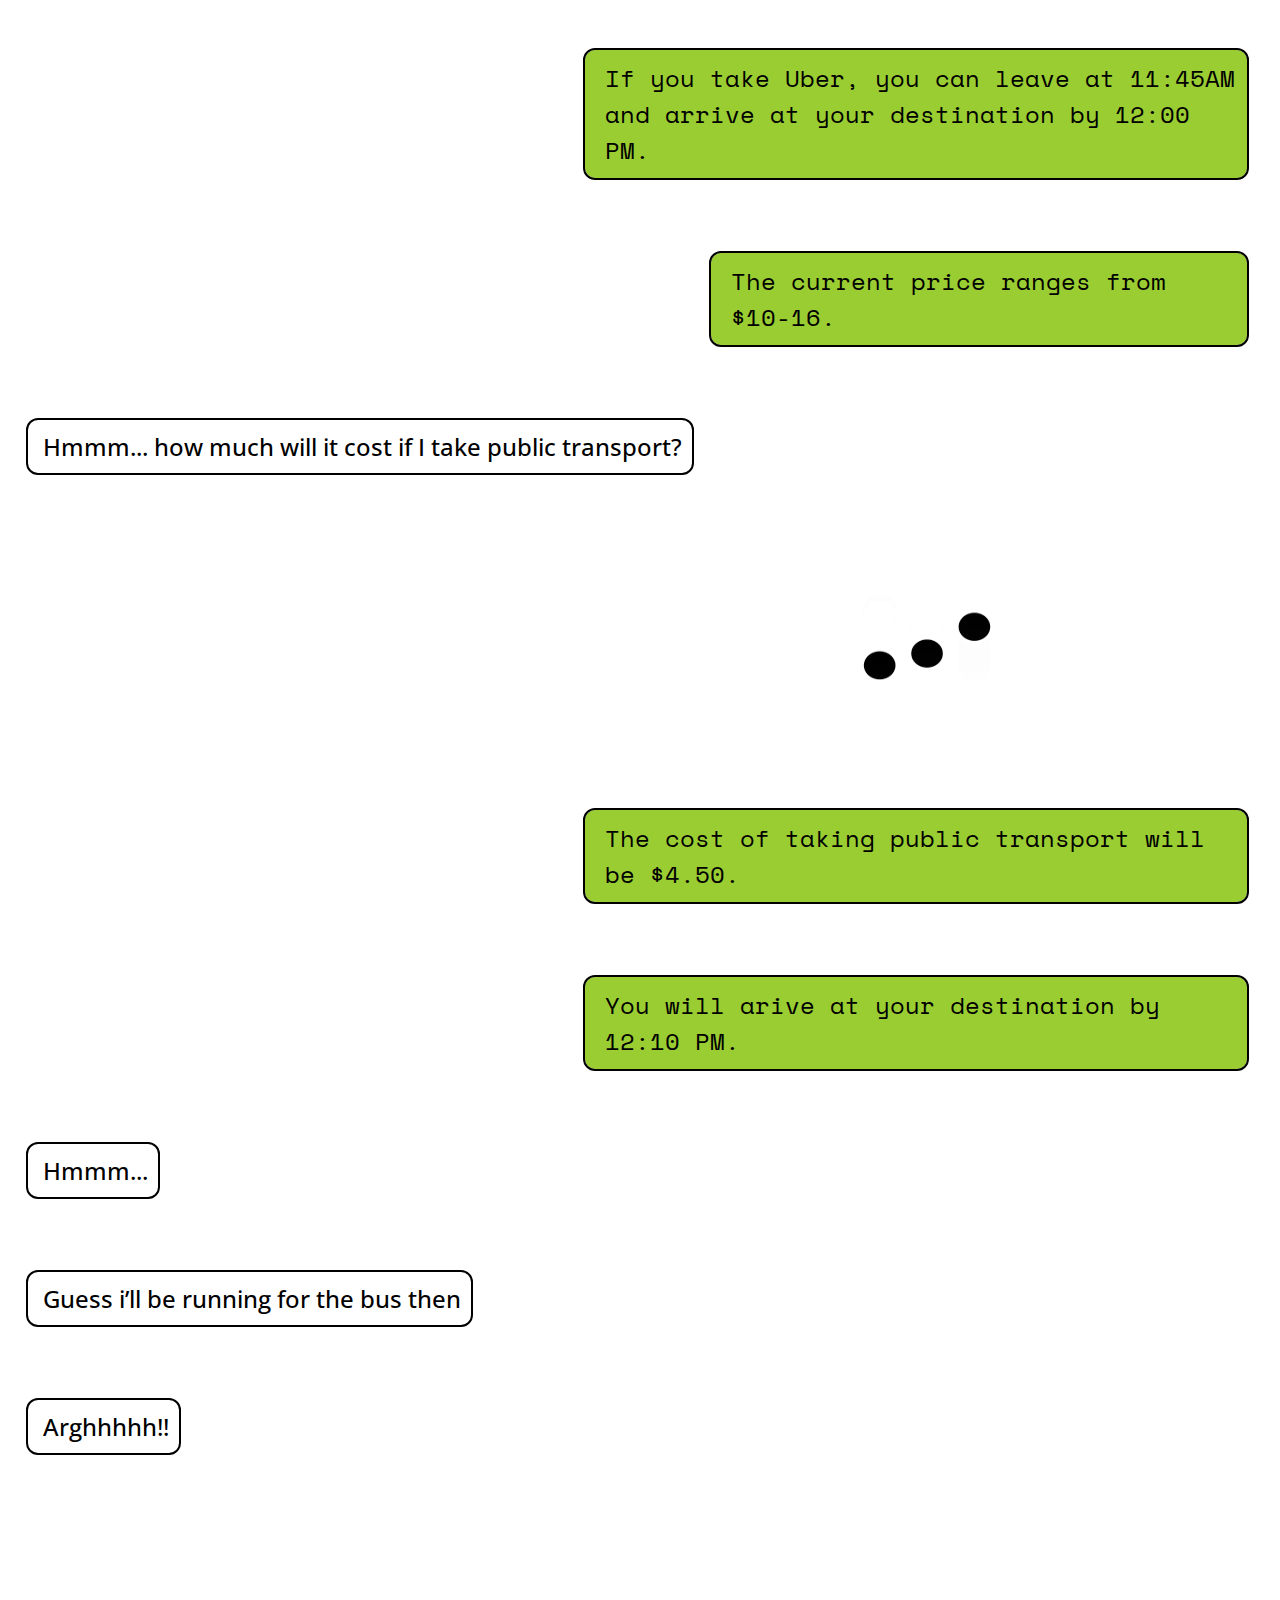
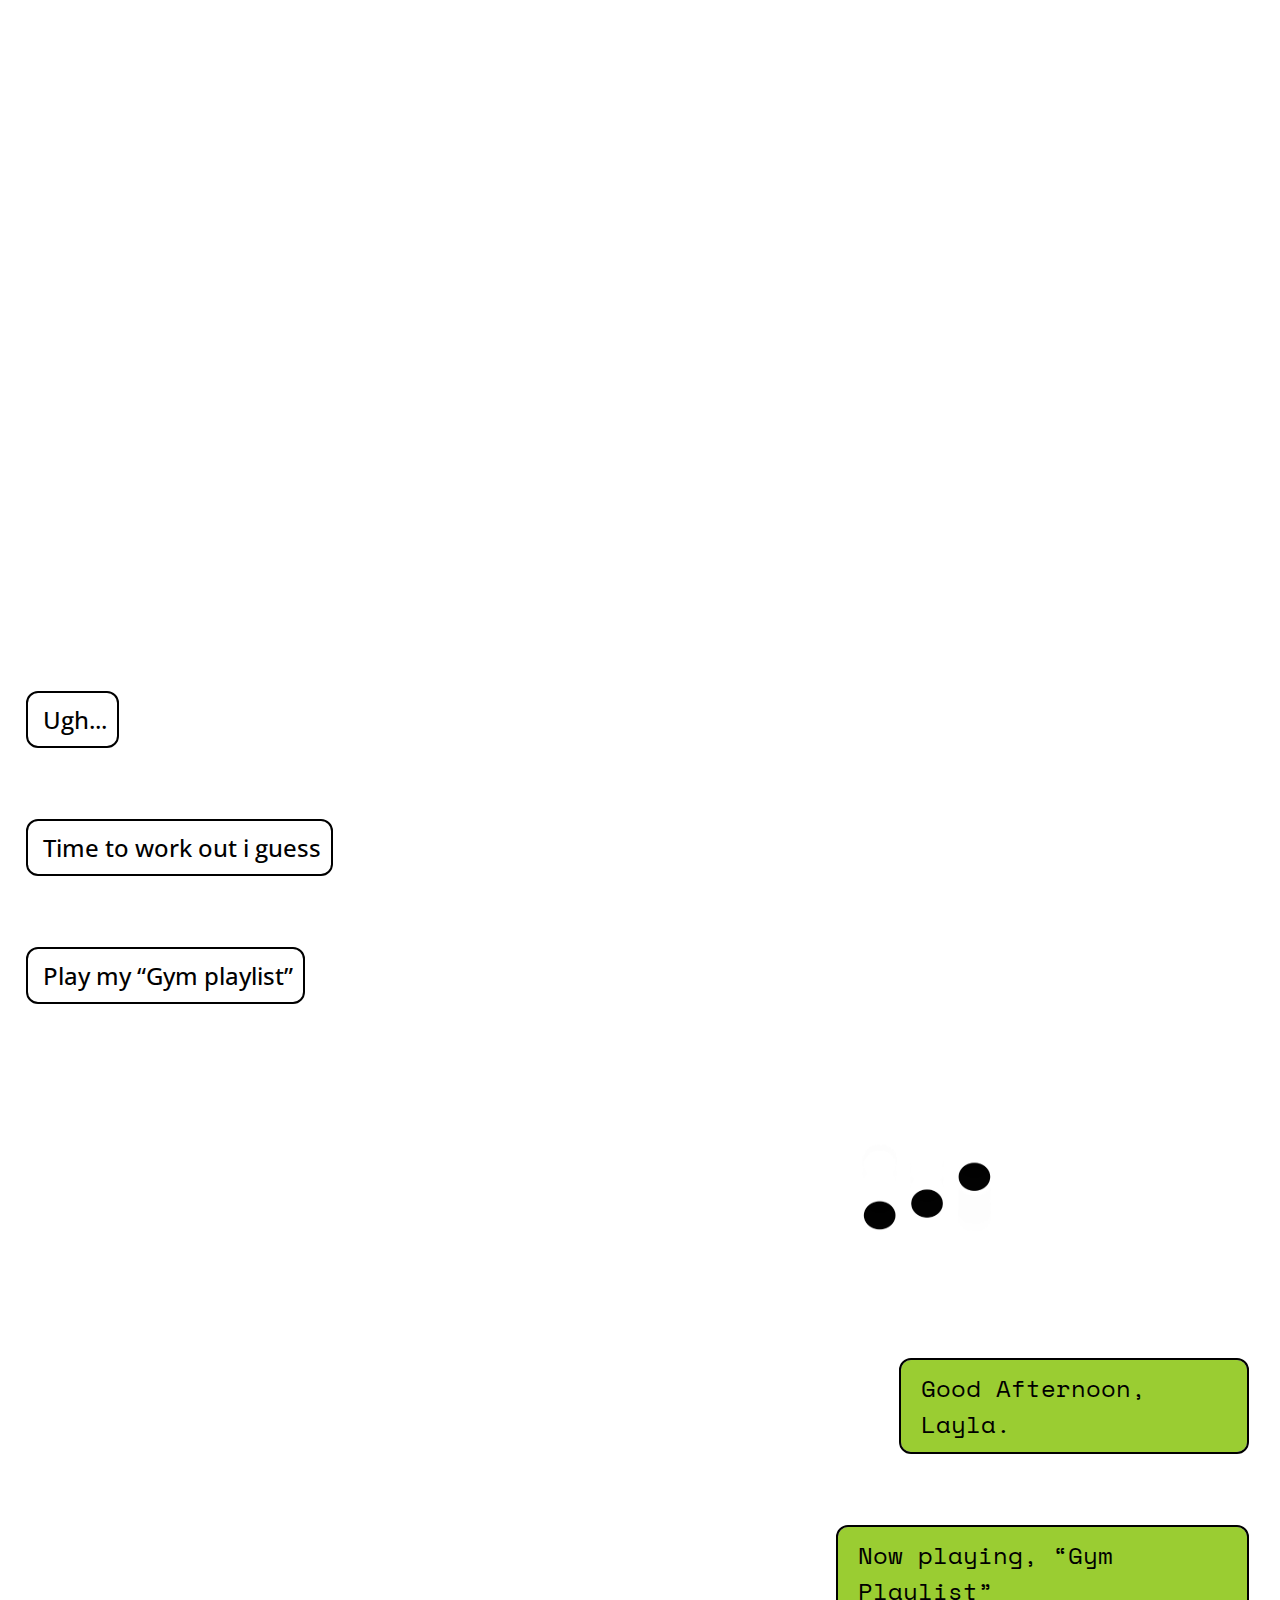
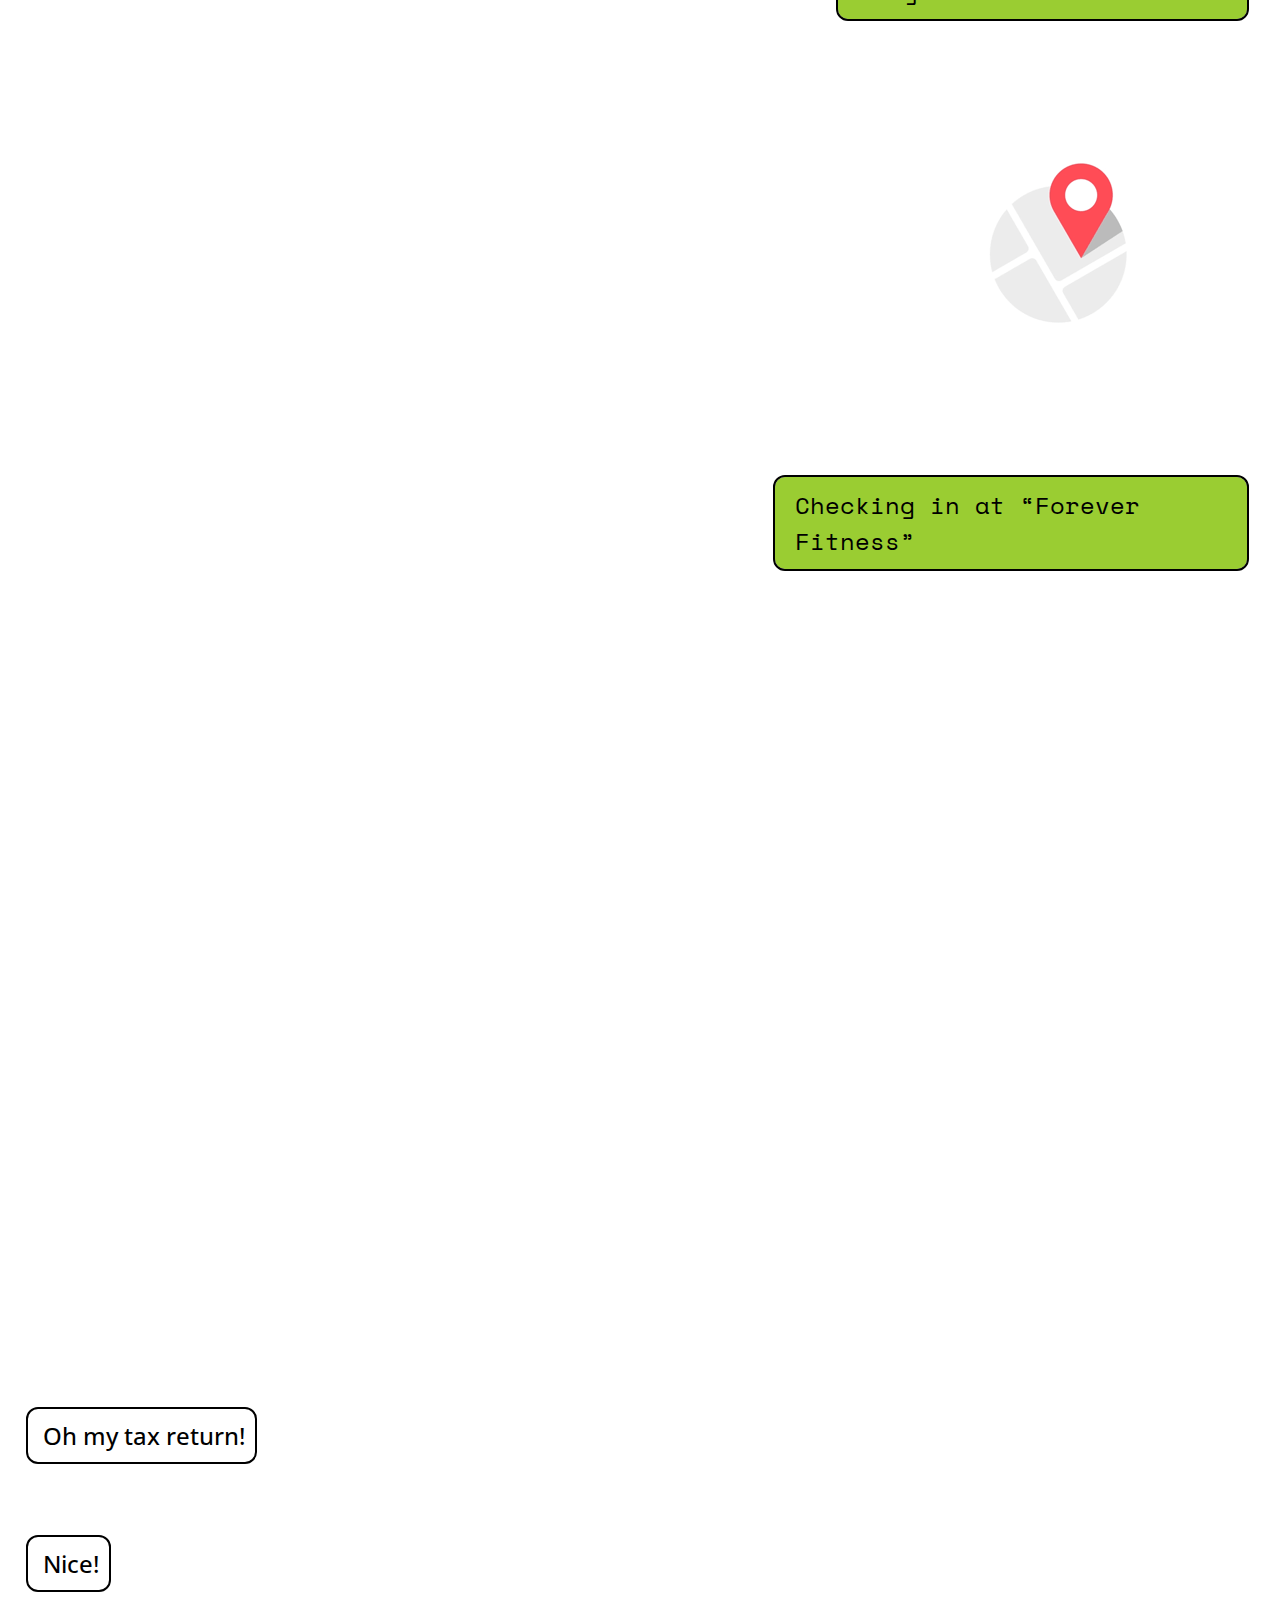
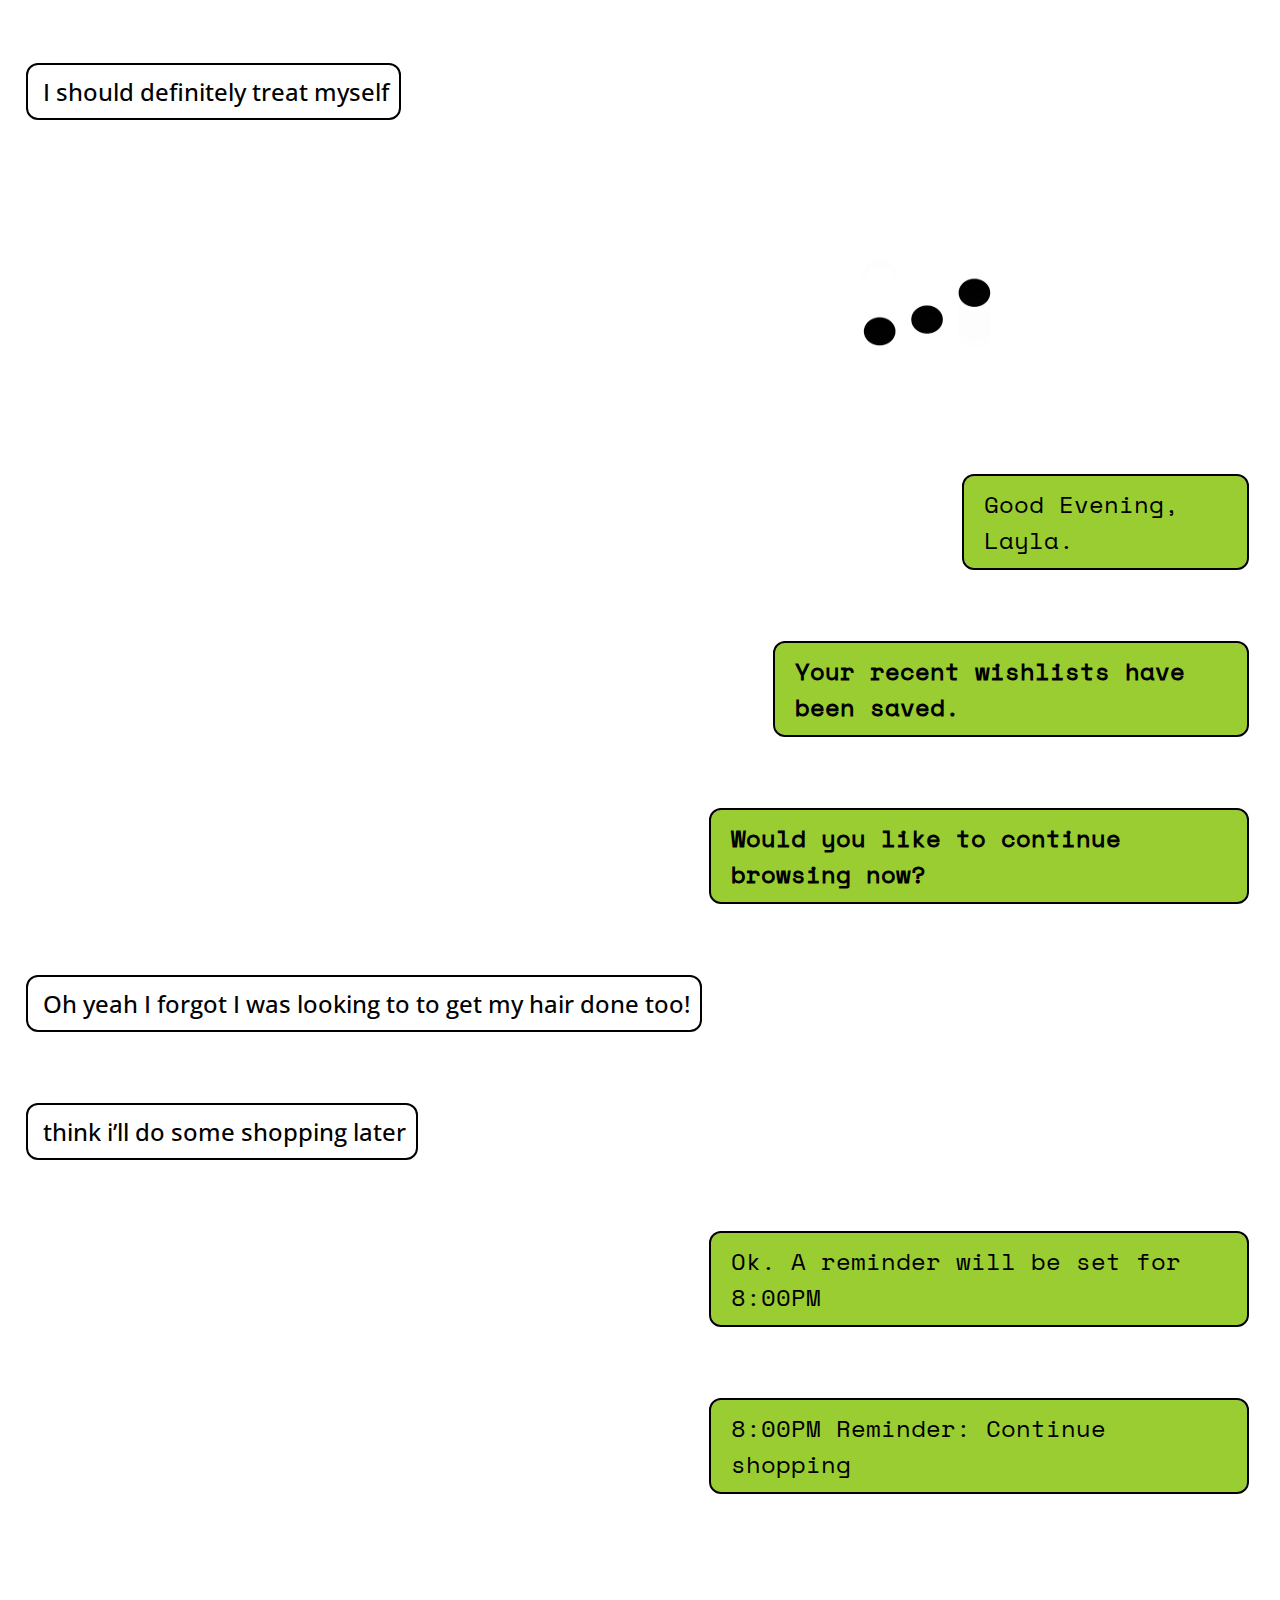
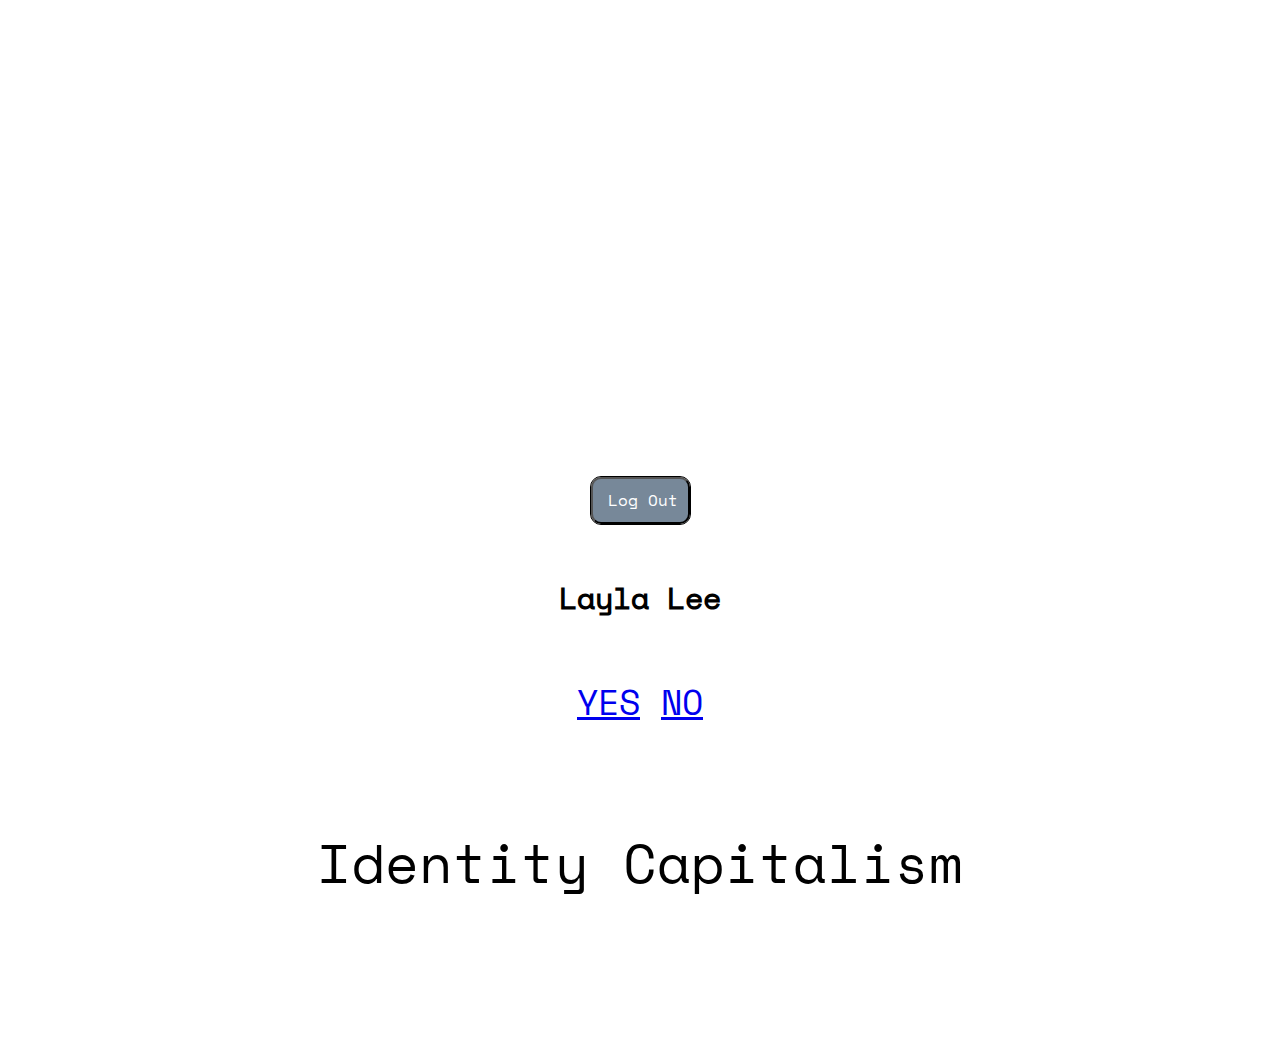
<file: identity_capitalism/index.html>
<!DOCTYPE html>
<html lang="en">
<head>
    <meta charset="UTF-8">
    <meta http-equiv="X-UA-Compatible" content="IE=edge">
    <meta name="viewport" content="width=device-width, initial-scale=1.0">
    <title>Identity Capitalism</title>
    <link rel="stylesheet" href="style.css">
    <script>
        function  myFunction() {
  var x = document.getElementById("myDIV");
  if (x.innerHTML === "Layla Lee") {
    x.innerHTML = "Are you sure you want to disconnect?";
  } else {
    x.innerHTML = "Layla Lee";
  }
};

function makeInvisible() {
	document.getElementById("loading").className = "hidden";}
    </script>

<body>

<div class="menu2">Current User: Connected</div>


<div>
    <span class="left w40 usertxt rise-shake ">i'm going to miss the bus, aren't i!?</span>
  </div>
<p><br/></p>


<div class="right_loading w40">
    <img src="Loading.gif" style="height: 200px; width: 400px" id="loading" onClick="makeInvisible();">
</div>
    
<p><br/></p>

<div class="right w20 aitxt">
    Good Morning, Layla.
</div>
<p><br/></p>

<div class="right w50 aitxt">
    The bus will be arriving at your usual stop in 9 minutes at 11:32AM.
</div>
<p><br/></p>

<div>
    <span class="horizontal-shake left w40 usertxt">oh no!!</span>
  </div>
  <p><br/></p>

<p><br/></p>
 
  <div class="right_loading w40 aitxt">
    <IMG SRC="Loading.gif" style="height: 200px; width: 400px;">
</div> <br></br>
<p><br/></p>


<div class="right w50 aitxt">
    If you take Uber, you can leave at 11:45AM and arrive at your destination by 12:00 PM.
</div>
<p><br/></p>

<div class="right w40 aitxt">
    The current price ranges from $10-16.
</div>
<p><br/></p>

<div>
    <span class="skew-shake-x left w40 usertxt">Hmmm... how much will it cost if I take public transport?</span>
  </div>
</div> <br></br>

<div class="right_loading w40 aitxt">
    <IMG SRC="Loading.gif" style="height: 200px; width: 400px;">
</div> <br></br>

<div class="right w50 aitxt">
    The cost of taking public transport will be $4.50.</div>
<p><br/></p>

<div class="right w50 aitxt">
    You will arive at your destination by 12:10 PM.</div>
<p><br/></p>

<div>
    <span class="left w40 usertxt horizontal-shake ">Hmmm... </span>
  </div>
<p><br/></p>

<div>
    <span class="left w40 usertxt constant-tilt-shake ">Guess i’ll be running for the bus then</span>
  </div>
<p><br/></p>

<div>
    <span class="left w40 usertxt rise-shake ">Arghhhhh!!</span>
  </div>
<p><br/></p>

<p><br/></p><p><br/></p><p><br/></p><p><br/></p><p><br/></p><p><br/></p><p><br/></p><p><br/></p><p><br/></p><p><br/></p><p><br/></p><p><br/></p><p><br/></p><p><br/></p><p><br/></p>

<div>
    <span class="left w40 usertxt horizontal-shake ">Ugh...</span>
  </div> <p><br/></p>

  <div>
    <span class="left w40 usertxt skew-shake-x">Time to work out i guess</span>
  </div> <p><br/></p>

  <div>
    <span class="left w40 usertxt rise-shake ">Play my “Gym playlist”</span>
  </div> <p><br/></p>

  <div class="right_loading w40 aitxt">
    <IMG SRC="Loading.gif" style="height: 200px; width: 400px;">
</div> <br></br>

  <div class="right w25 aitxt">
    Good Afternoon, Layla.
</div> <p><br/></p>

<div class="right w30 aitxt">
    Now playing, “Gym Playlist”
</div> <p><br/></p>

<div class="right_loading w30 aitxt">
  <IMG SRC="map.gif" style="height: 300px; width: 400px;">
</div> <br></br>

<div class="right w35 aitxt">
    Checking in at “Forever Fitness”
</div> <p><br/></p>

<p><br/></p><p><br/></p><p><br/></p><p><br/></p><p><br/></p><p><br/></p><p><br/></p><p><br/></p><p><br/></p><p><br/></p><p><br/></p><p><br/></p><p><br/></p><p><br/></p><p><br/></p>

<div>
    <span class="left w40 usertxt horizontal-shake ">Oh my tax return!</span>
  </div> <p><br/></p>

  <div>
    <span class="left w40 usertxt rise-shake ">Nice!</span>
  </div> <p><br/></p>

  <div>
    <span class="left w40 usertxt constant-tilt-shake ">I should definitely treat myself</span>
  </div> <p><br/></p>

  <div class="right_loading w40 aitxt">
    <IMG SRC="Loading.gif" style="height: 200px; width: 400px;">
</div> <br></br>

  <div class="right w20 aitxt">
    Good Evening, Layla.
</div> <p><br/></p>

<div class="right w35 aitxtbolder">
    Your recent wishlists have been saved.
</div> <p><br/></p>


<div class="right w40 aitxtbolder">
    Would you like to continue browsing now?
</div> <p><br/></p>

<div>
    <span class="left w40 usertxt horizontal-shake ">Oh yeah I forgot I was looking to to get my hair done too!</span>
  </div> <p><br/></p>

  <div>
    <span class="left w40 usertxt constant-tilt-shake ">think i’ll do some shopping later</span>
  </div> <p><br/></p>

  <div class="right w40 aitxt">
    Ok. A reminder will be set for 8:00PM
</div> <p><br/></p>

<div class="right w40 aitxt">
    8:00PM Reminder: Continue shopping
</div> <p><br/></p>

<p><br/></p><p><br/></p><p><br/></p><p><br/></p><p><br/></p><p><br/></p><p><br/></p><p><br/></p><p><br/></p><p><br/></p>

<p><button onclick="myFunction()">Log Out</button></p>
<br/>
<div class="myDIV" id="myDIV">Layla Lee</div>

<br/>

  <h2><a href="https://rgna-d.github.io/identity_capitalism_you/" target="">YES</a> <a href="https://rgna-d.github.io/identity_capitalism_yes/" target="">NO</a></h2>
  <p><br/><p></p>

<h1>Identity Capitalism</h1>

<p><br/><p><p><br/><p></p>

</body>
</html>
</file>
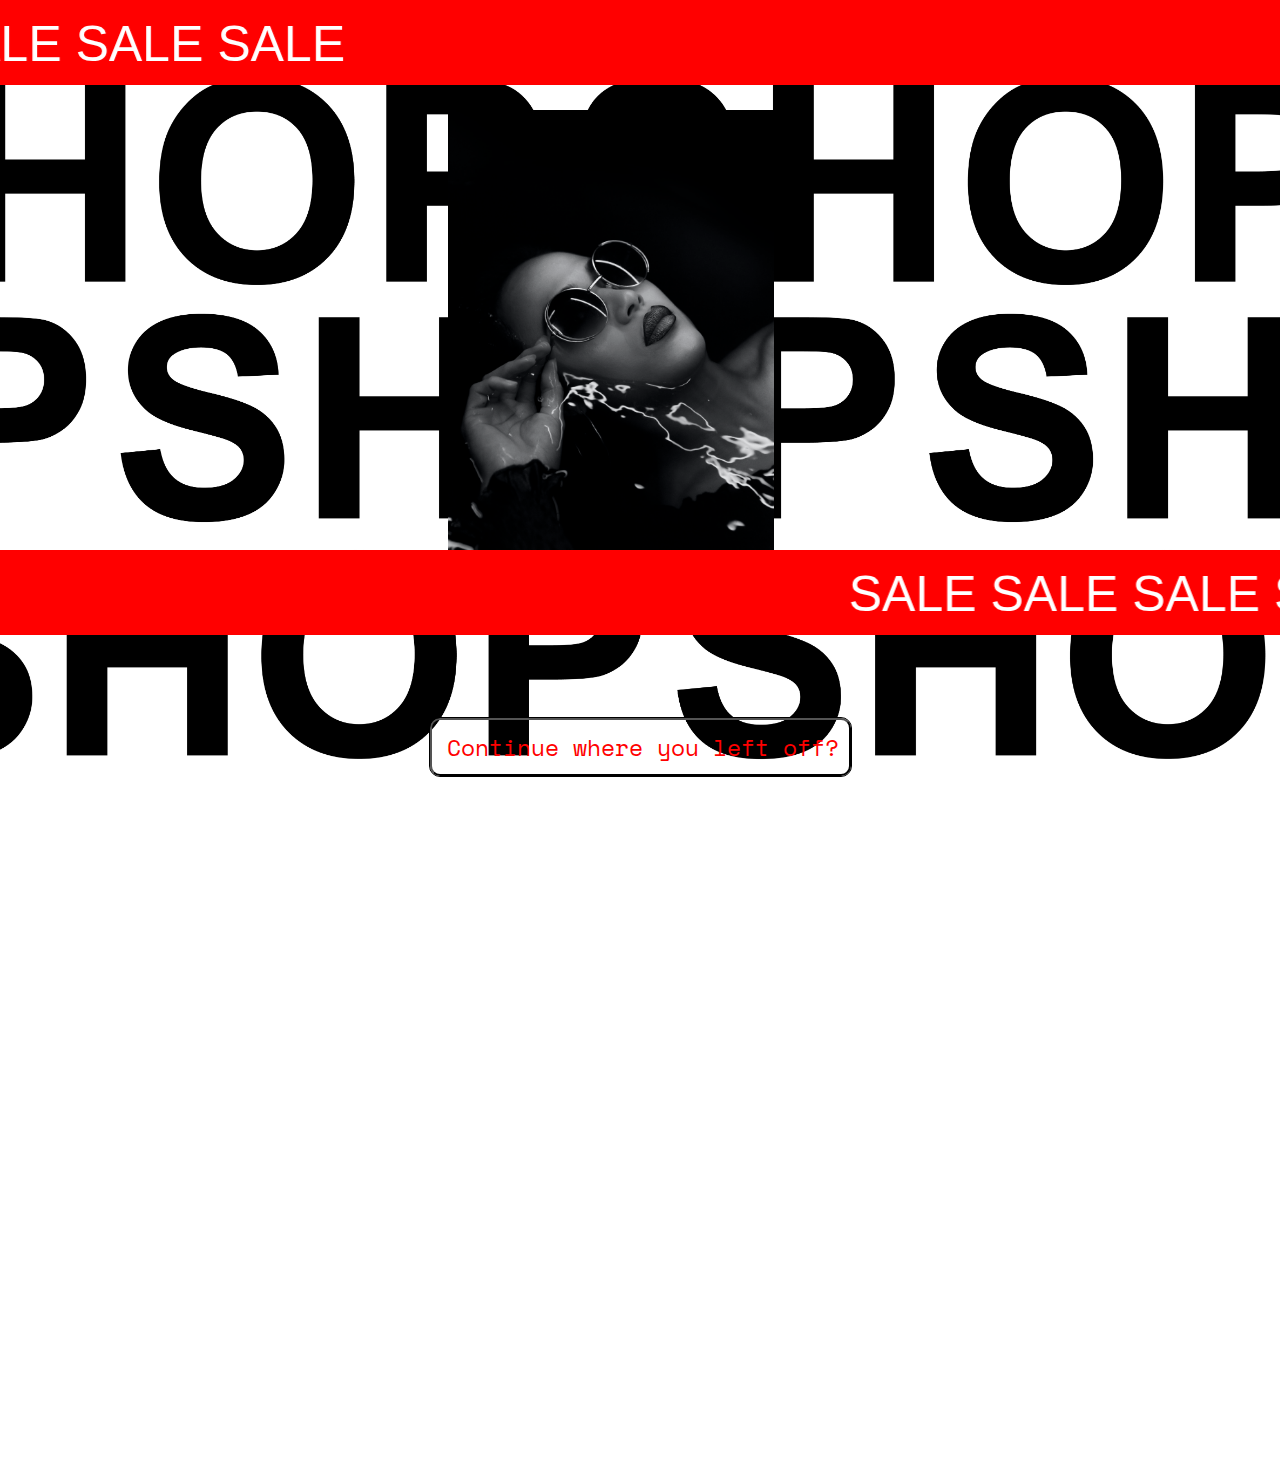
<file: identity_capitalism_yes/index.html>
<!DOCTYPE html>
<html lang="en">
<head>
    <meta charset="UTF-8">
    <meta http-equiv="X-UA-Compatible" content="IE=edge">
    <meta name="viewport" content="width=device-width, initial-scale=1.0">
    <title>Identity Capitalism YES</title>
    <link rel="stylesheet" href="style.css">
    <script>
         function  myFunction() {
  var x = document.getElementById("myDIV");
  if (x.innerHTML === "       ") {
    x.innerHTML = "I thought so";
  } else {
    x.innerHTML = "       ";
  }
};

    </script>

<body>

    <div class="header">
        <marquee behavior="scroll" scrollamount="40" direction="right">SALE SALE SALE SALE SALE SALE SALE SALE SALE SALE</marquee>
    </div>

    <div class="header2">
        <marquee behavior="scroll" scrollamount="50" direction="left">SALE SALE SALE SALE SALE SALE SALE SALE SALE SALE SALE SALE SALE SALE</marquee>
    </div>

    <div class="box">
        <img src="model.jpg" style="margin-left: auto; margin-right: auto; height: 85%; width: 85%;">
    </div>
  
    <p><button onclick="myFunction()">Continue where you left off?</button></p>
<br/>
<div class="myDIV" id="myDIV">       </div>

<p><br/></p><p><br/></p><p><br/></p><p><br/></p><p><br/></p><p><br/></p><p><br/></p><p><br/></p><p><br/></p><p><br/></p>

</body>
</html>
</file>
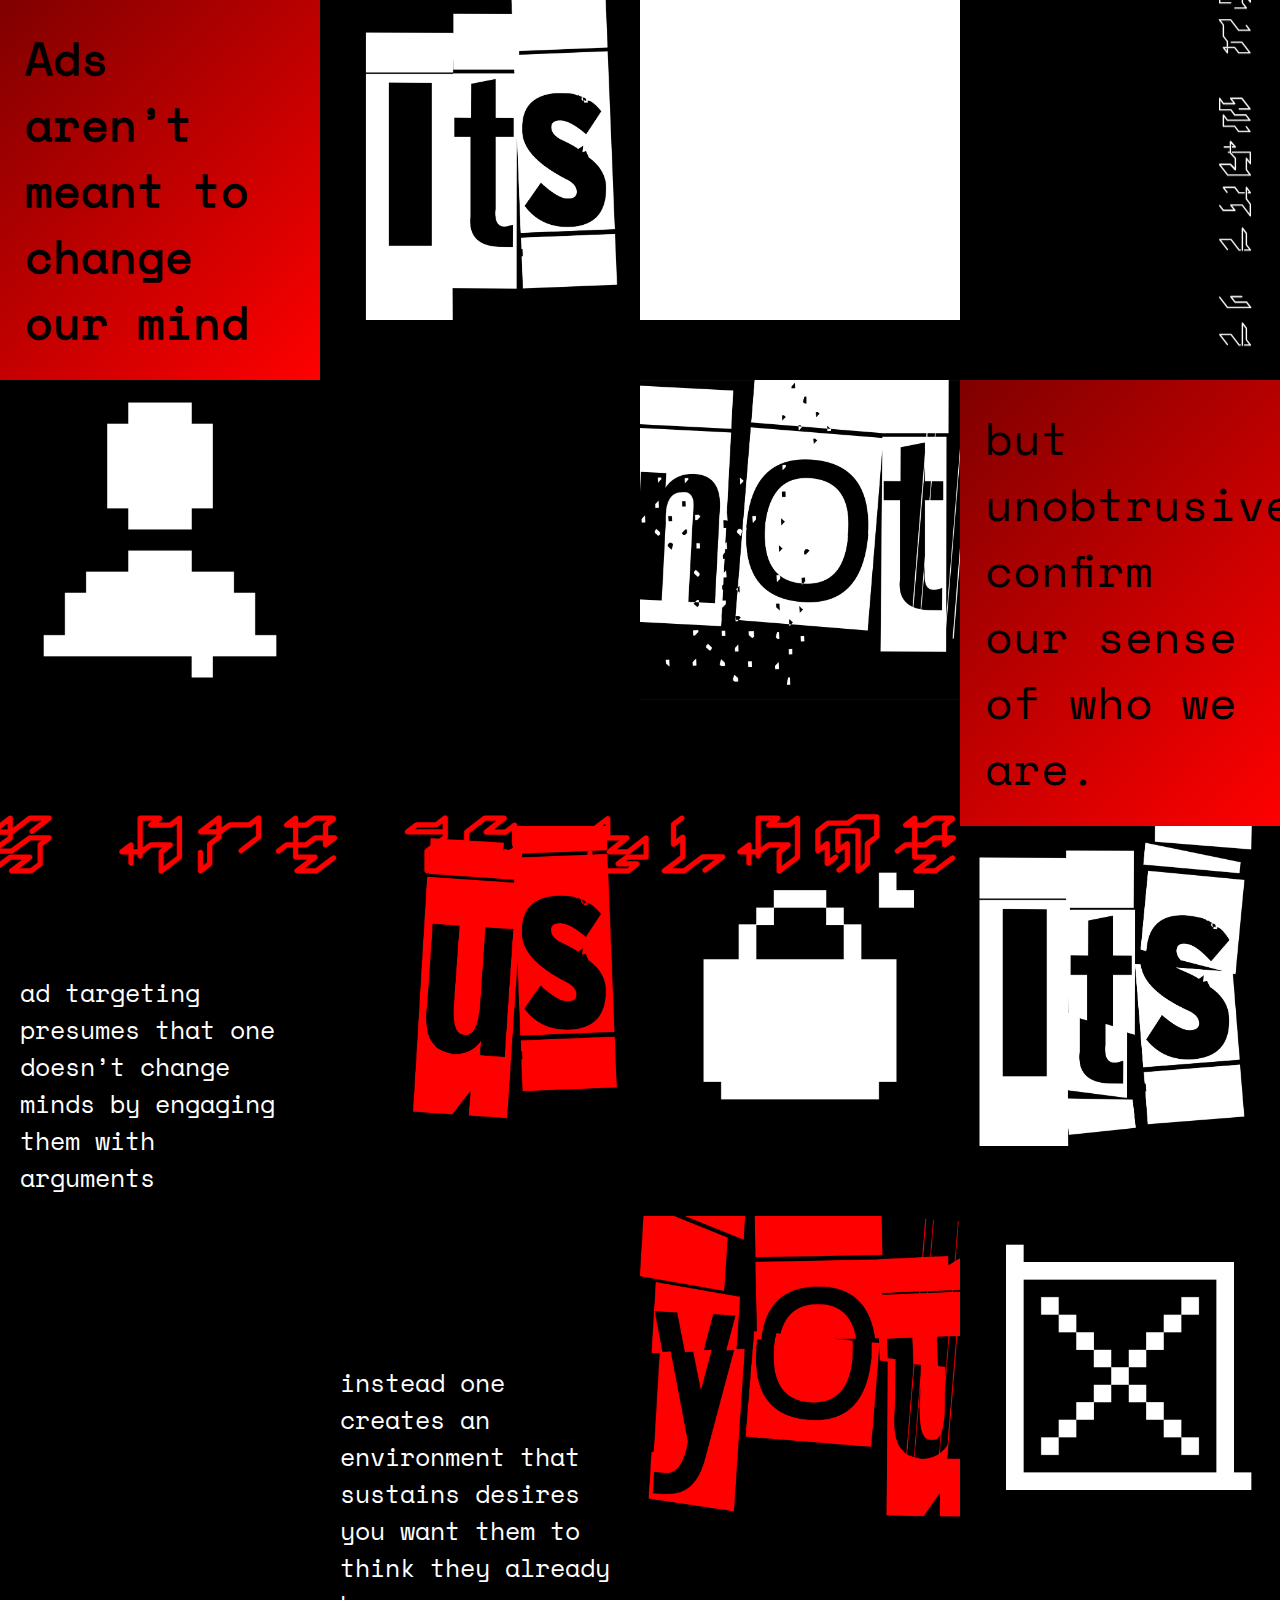
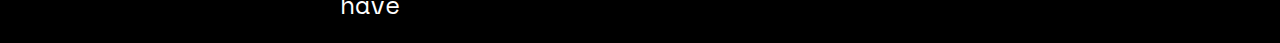
<file: identity_capitalism_you/index.html>
<!DOCTYPE html>
<html lang="en">
<head>
    <meta charset="UTF-8">
    <meta http-equiv="X-UA-Compatible" content="IE=edge">
    <meta name="viewport" content="width=device-width, initial-scale=1.0">
    <title>Identity Capitalism YOU</title>
    <link rel="stylesheet" href="stle.css">
    <script>

    </script>

<body>
    <div class="container">

        <div class="item text">
            Ads aren’t meant to change our mind 
  
        </div>
  
        <div class="item else">
         <img src="itsnotusitsyou-01.jpg" alt="1">
        </div>
  
        <div class="item else">
          <img src="whitesquare-01.jpg" alt="2">
          
        </div>
  
        <div class="item else">
          <img src="blacksquare-01.jpg" alt="3">
          
        </div>
  
        <div class="item else">
            <img src="marker jpegs5.jpg" alt="4">
        </div>
  
        <div class="item else">
          <img src="blacksquare-01.jpg" alt="5">
          
        </div>
  
        <div class="item else">
          <img src="itsnotusitsyou-02.jpg" alt="6">
          
        </div>
  
        <div class="item text">
          but unobtrusively confirm our sense of who we are.
        </div>
  
        <div class="item white">
            ad targeting presumes that one doesn’t change minds by engaging them with arguments
            
        </div>
  
        <div class="item us">
         <img src="itsnotusitsyoured-03.jpg" alt="9">
        </div>
  
        <div class="item else">
          <img src="marker jpegs9.jpg" alt="10">
          
        </div>
  
        <div class="item else">
          <img src="itsnotusitsyou-04.jpg" alt="11">
          
        </div>
  
          <div class="item else">
            <img src="blacksquare-01.jpg" alt="12">
           
        </div>
  
        <div class="item white">
            instead one creates an environment that sustains desires you want them to think they already have
            
        </div>

        <div class="item you">
            <img src="itsnotusitsyoured-05.jpg" alt="14">
            
            
        </div>

        <div class="item else">
            <img src="marker jpegs.jpg" alt="15">
           
        </div>

        <div class="footer">
            <marquee behavior="scroll" scrollamount="15" direction="right">your own desires are to blame</marquee>
        </div>

        <div class="side marquee">
            <marquee behavior="scroll" scrollamount="20" direction="down">                       you want it                               </marquee>
        </div>

        </div>
  
</body>
</html>
</file>
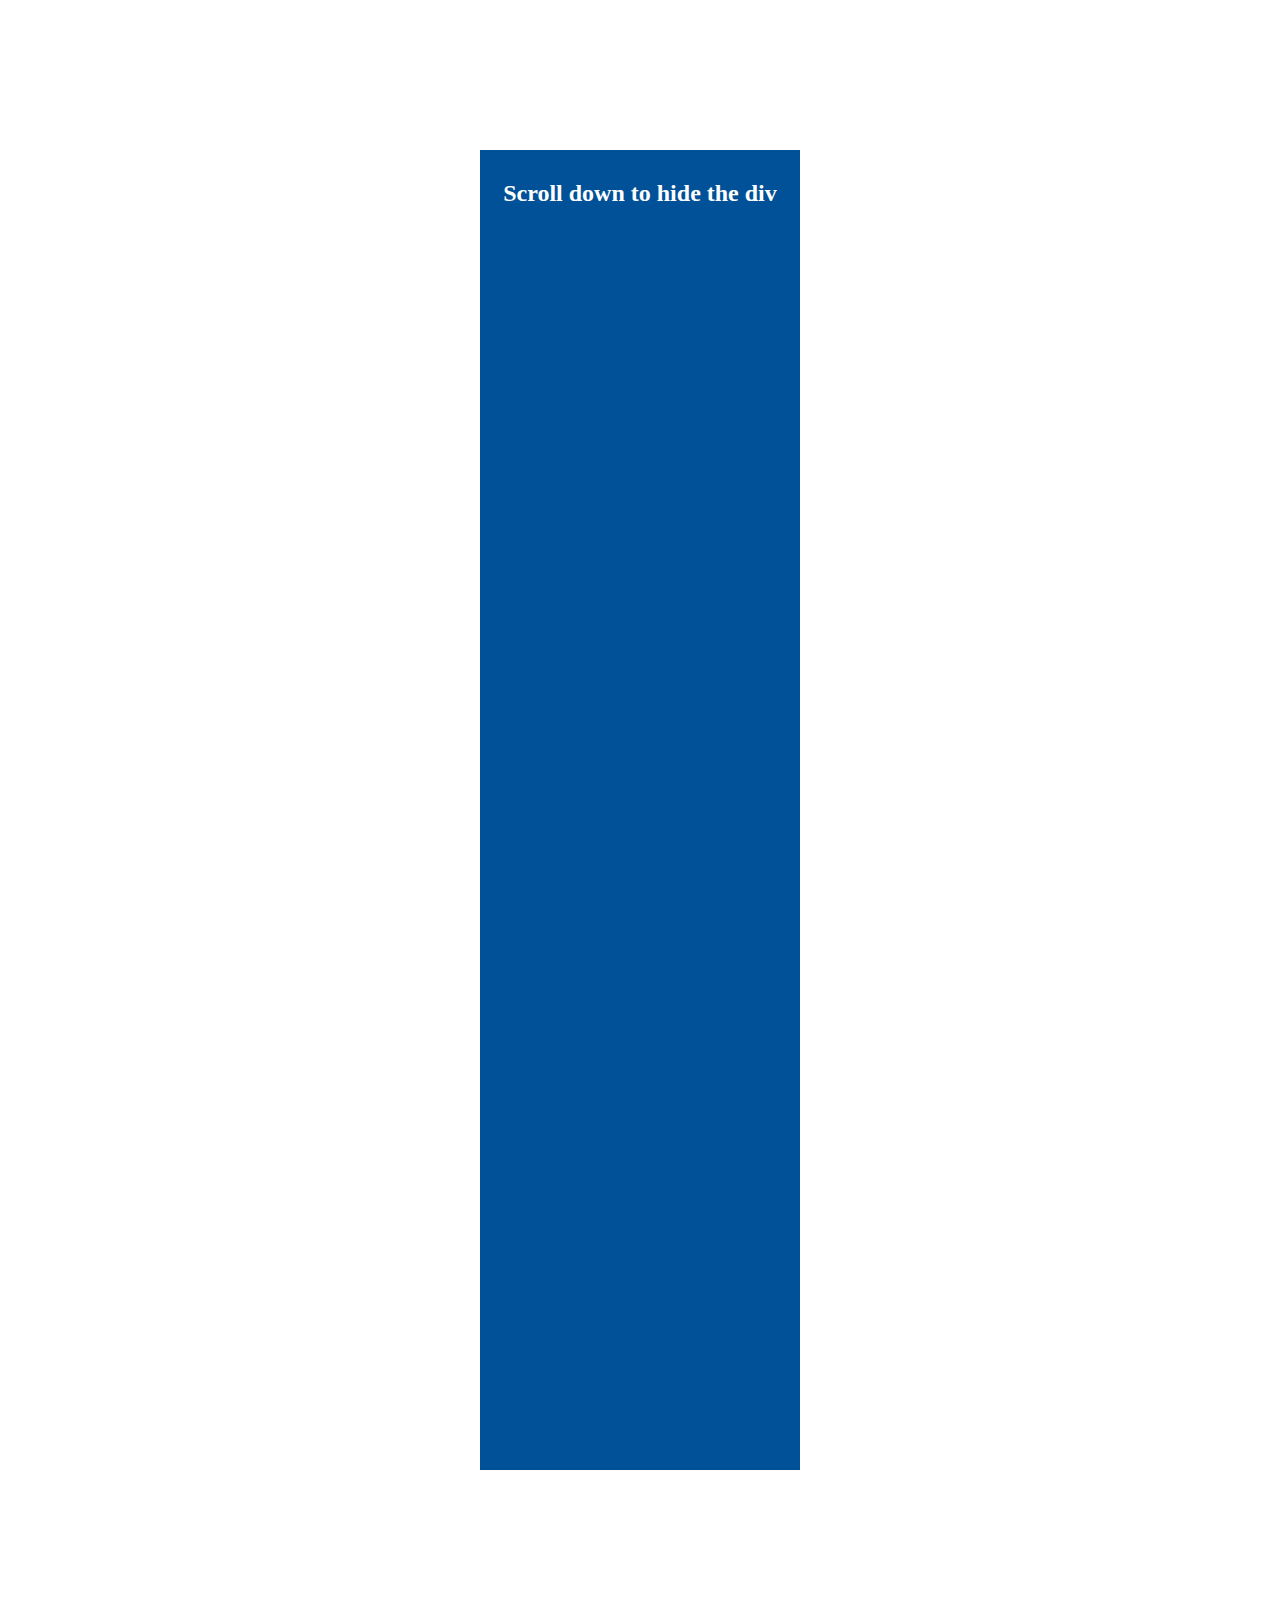
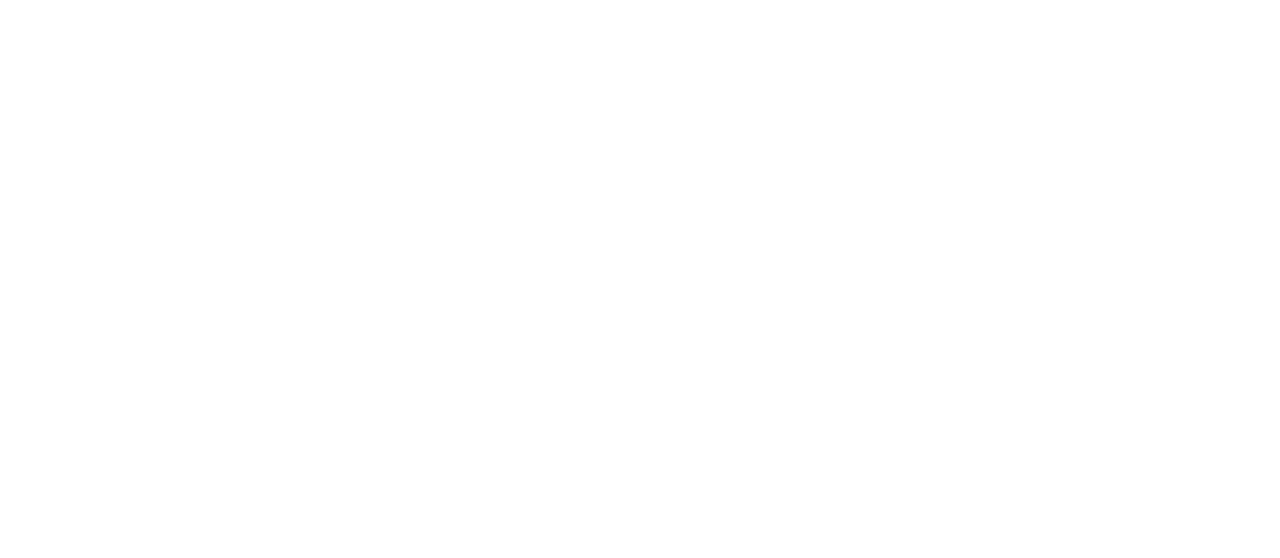
<file: practice_reader/index.html>
<!DOCTYPE html>
<html lang="en">
<head>
    <meta charset="UTF-8">
    <meta http-equiv="X-UA-Compatible" content="IE=edge">
    <meta name="viewport" content="width=device-width, initial-scale=1.0">
    <title>Document</title>
    <link rel="stylesheet" href="style.css">
    <script src="https://code.jquery.com/jquery-3.7.0.min.js" integrity="sha256-2Pmvv0kuTBOenSvLm6bvfBSSHrUJ+3A7x6P5Ebd07/g=" crossorigin="anonymous"></script>

<script>
  $(document).ready(function() 
  {
    $(window).scroll(function() {

if ($(this).scrollTop()>150)
 {
    $('.scroll-hide').fadeOut();
 }
else
 {
  $('.scroll-hide').fadeIn();
 }
});
  });
</script>
</head>

<body>
  <div>
    <div class="scroll-hide">
      <h2>Scroll down to hide the div</h2>
    </div>
</div>
</body>
</html>
</file>
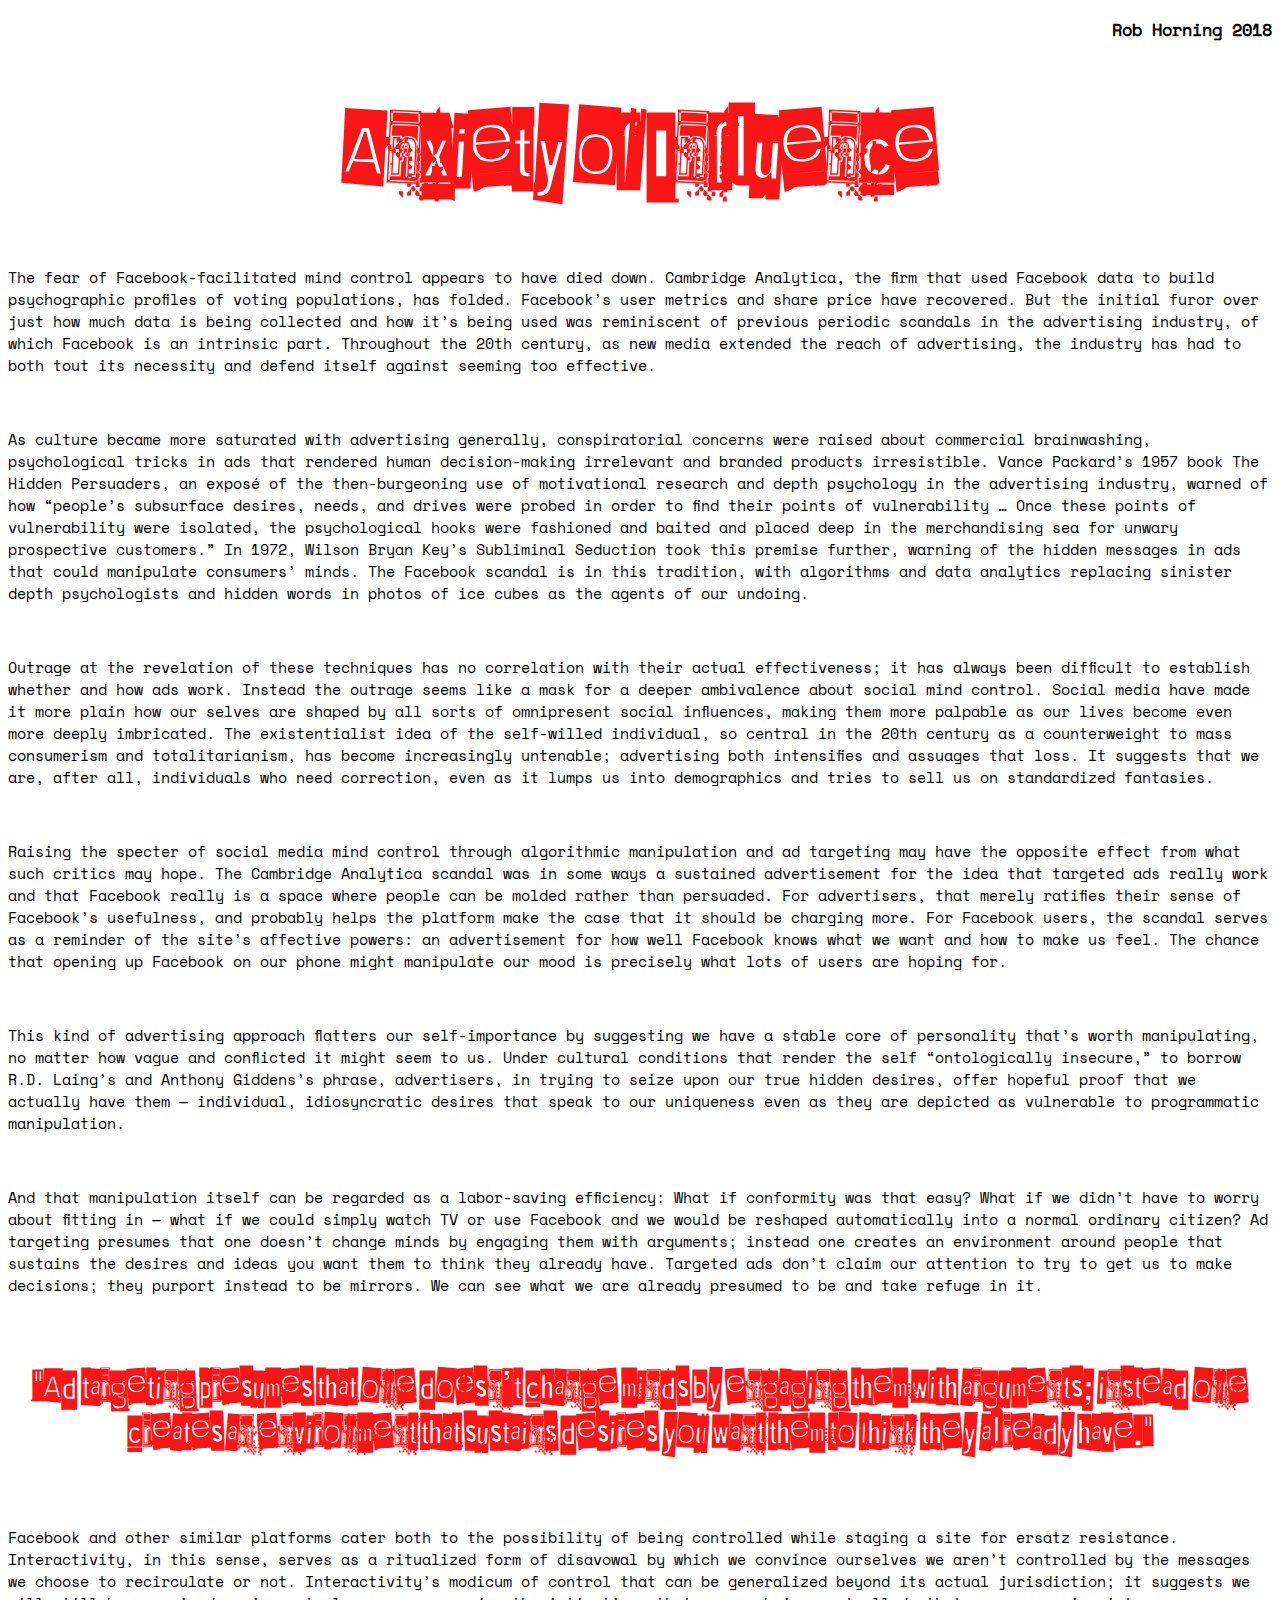
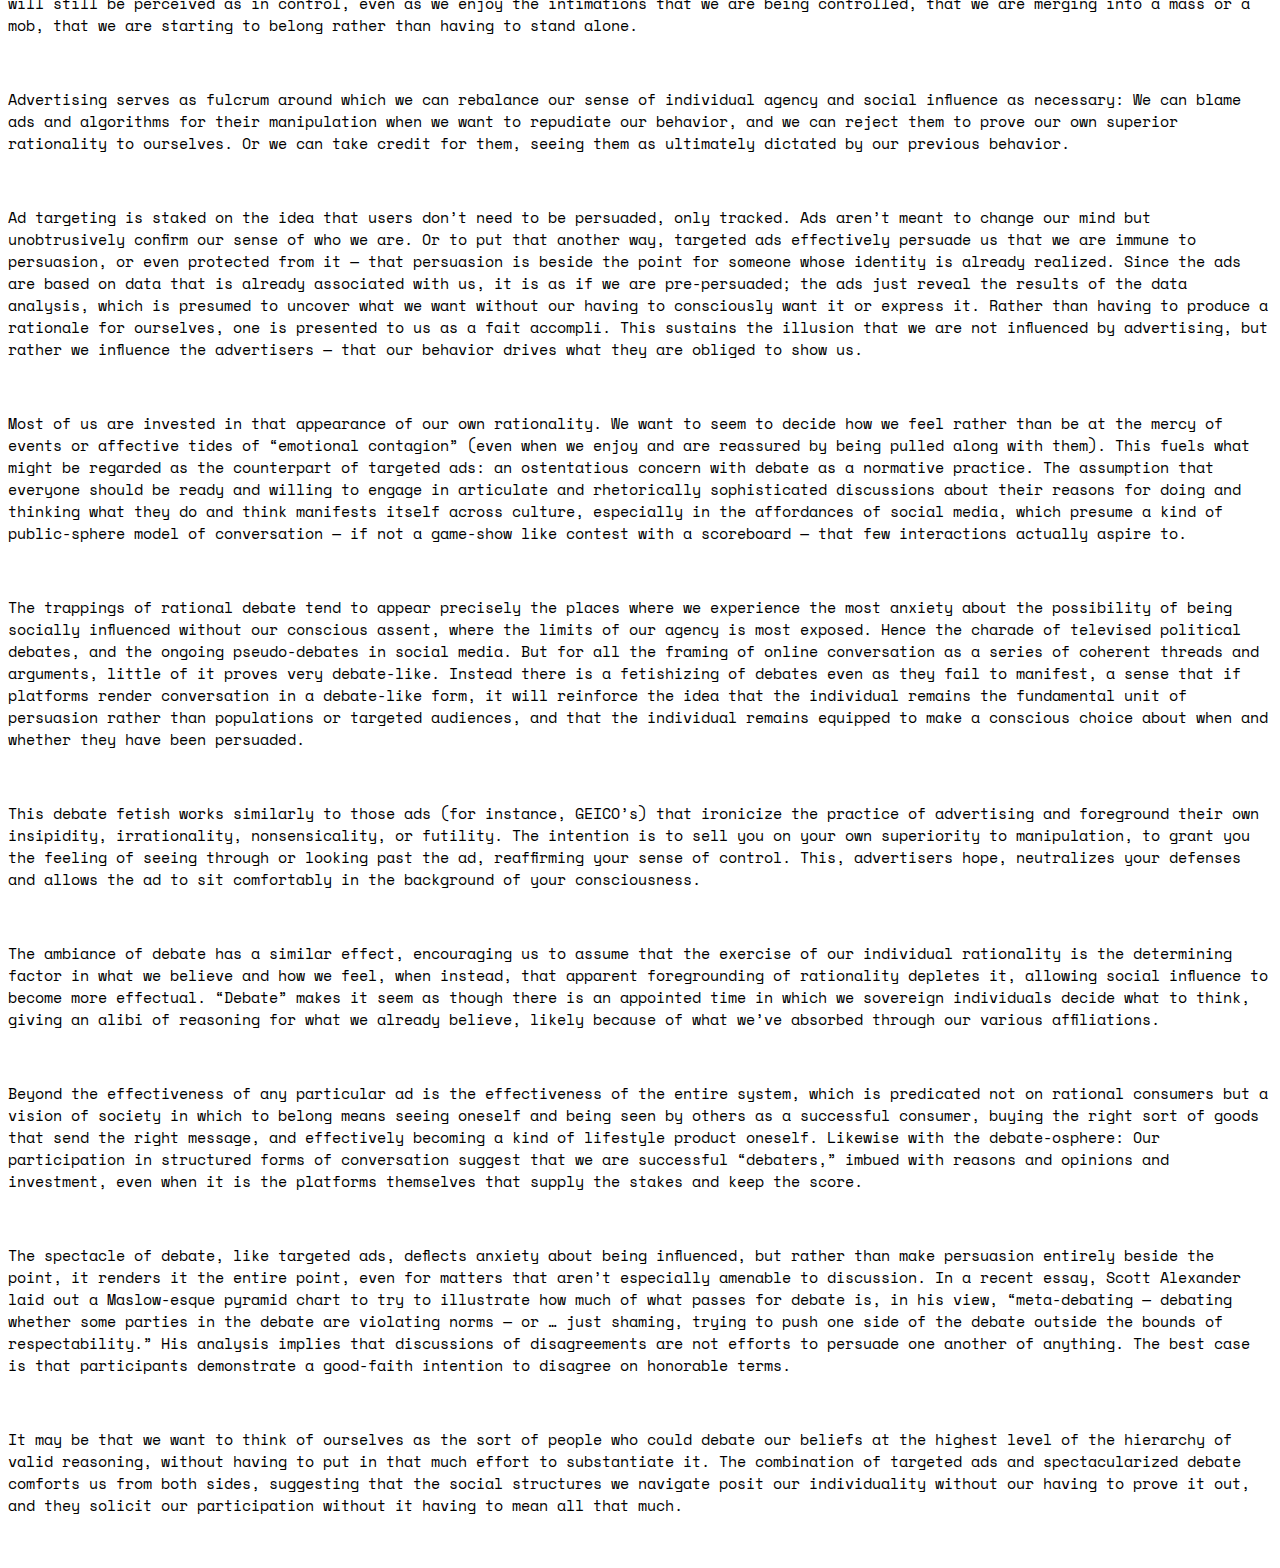
<file: reader/index.html>
<!DOCTYPE html>
<html lang="en">
<head>
    <meta charset="UTF-8">
    <meta http-equiv="X-UA-Compatible" content="IE=edge">
    <meta name="viewport" content="width=device-width, initial-scale=1.0">
    <title>Reader</title>
    <link rel="stylesheet" href="style.css">
    <div class="row">
        <div class="column"></div>
        <div class="column"></div>
      </div>
</head>
<body>
    <h3>Rob Horning 2018</h3>
    <h1>Anxiety of Influence</h1>  
    
    The fear of Facebook-facilitated mind control appears to have died down. Cambridge Analytica, the firm that used Facebook data to build psychographic profiles of voting populations, has folded. Facebook’s user metrics and share price have recovered. But the initial furor over just how much data is being collected and how it’s being used was reminiscent of previous periodic  scandals in the advertising industry, of which Facebook is an intrinsic part. Throughout the 20th century, as new media extended the reach of advertising, the industry has had to both tout its necessity and defend itself against seeming too effective.
    <p><br/></p>
    As culture became more saturated with advertising generally, conspiratorial concerns were raised about commercial brainwashing, psychological tricks in ads that rendered human decision-making irrelevant and branded products irresistible. Vance Packard’s 1957 book The Hidden Persuaders, an exposé of the then-burgeoning use of motivational research and depth psychology in the advertising industry, warned of how “people’s subsurface desires, needs, and drives were probed in order to find their points of vulnerability … Once these points of vulnerability were isolated, the psychological hooks were fashioned and baited and placed deep in the merchandising sea for unwary prospective customers.” In 1972, Wilson Bryan Key’s Subliminal Seduction took this premise further, warning of the hidden messages in ads that could manipulate consumers’ minds. The Facebook scandal is in this tradition, with algorithms and data analytics replacing sinister depth psychologists and hidden words in photos of ice cubes as the agents of our undoing.
    <p><br/></p>
    Outrage at the revelation of these techniques has no correlation with their actual effectiveness; it has always been difficult to establish whether and how ads work. Instead the outrage seems like a mask for a deeper ambivalence about social mind control. Social media have made it more plain how our selves are shaped by all sorts of omnipresent social influences, making them more palpable as our lives become even more deeply imbricated. The existentialist idea of the self-willed individual, so central in the 20th century as a counterweight to mass consumerism and totalitarianism, has become increasingly untenable; advertising both intensifies and assuages that loss. It suggests that we are, after all, individuals who need correction, even as it lumps us into demographics and tries to sell us on standardized fantasies.
    <p><br/></p>
    Raising the specter of social media mind control through algorithmic manipulation and ad targeting may have the opposite effect from what such critics may hope. The Cambridge Analytica scandal was in some ways a sustained advertisement for the idea that targeted ads really work and that Facebook really is a space where people can be molded rather than persuaded. For advertisers, that merely ratifies their sense of Facebook’s usefulness, and probably helps the platform make the case that it should be charging more. For Facebook users, the scandal serves as a reminder of the site’s affective powers: an advertisement for how well Facebook knows what we want and how to make us feel. The chance that opening up Facebook on our phone might manipulate our mood is precisely what lots of users are hoping for.
    <p><br/></p>
    This kind of advertising approach flatters our self-importance by suggesting we have a stable core of personality that’s worth manipulating, no matter how vague and conflicted it might seem to us. Under cultural conditions that render the self “ontologically insecure,” to borrow R.D. Laing’s and Anthony Giddens’s phrase, advertisers, in trying to seize upon our true hidden desires, offer hopeful proof that we actually have them — individual, idiosyncratic desires that speak to our uniqueness even as they are depicted as vulnerable to programmatic manipulation.
    <p><br/></p>
    And that manipulation itself can be regarded as a labor-saving efficiency: What if conformity was that easy? What if we didn’t have to worry about fitting in — what if we could simply watch TV or use Facebook and we would be reshaped automatically into a normal ordinary citizen? Ad targeting presumes that one doesn’t change minds by engaging them with arguments; instead one creates an environment around people that sustains the desires and ideas you want them to think they already have. Targeted ads don’t claim our attention to try to get us to make decisions; they purport instead to be mirrors. We can see what we are already presumed to be and take refuge in it.
    <p><br/></p>
        <h2>"Ad targeting presumes that one doesn’t change minds by engaging them with arguments; instead one creates an environment that sustains desires you want them to think they already have."
        </h2>
    <p><br/></p>
    Facebook and other similar platforms cater both to the possibility of being controlled while staging a site for ersatz resistance. Interactivity, in this sense, serves as a ritualized form of disavowal by which we convince ourselves we aren’t controlled by the messages we choose to recirculate or not. Interactivity’s modicum of control that can be generalized beyond its actual jurisdiction; it suggests we will still be perceived as in control, even as we enjoy the intimations that we are being controlled, that we are merging into a mass or a mob, that we are starting to belong rather than having to stand alone.
    <p><br/></p>
    Advertising serves as fulcrum around which we can rebalance our sense of individual agency and social influence as necessary: We can blame ads and algorithms for their manipulation when we want to repudiate our behavior, and we can reject them to prove our own superior rationality to ourselves. Or we can take credit for them, seeing them as ultimately dictated by our previous behavior.
    <p><br/></p>
    Ad targeting is staked on the idea that users don’t need to be persuaded, only tracked. Ads aren’t meant to change our mind but unobtrusively confirm our sense of who we are. Or to put that another way, targeted ads effectively persuade us that we are immune to persuasion, or even protected from it — that persuasion is beside the point for someone whose identity is already realized. Since the ads are based on data that is already associated with us, it is as if we are pre-persuaded; the ads just reveal the results of the data analysis, which is presumed to uncover what we want without our having to consciously want it or express it. Rather than having to produce a rationale for ourselves, one is presented to us as a fait accompli. This sustains the illusion that we are not influenced by advertising, but rather we influence the advertisers — that our behavior drives what they are obliged to show us.
    <p><br/></p>
    Most of us are invested in that appearance of our own rationality. We want to seem to decide how we feel rather than be at the mercy of events or affective tides of “emotional contagion” (even when we enjoy and are reassured by being pulled along with them). This fuels what might be regarded as the counterpart of targeted ads: an ostentatious concern with debate as a normative practice. The assumption that everyone should be ready and willing to engage in articulate and rhetorically sophisticated discussions about their reasons for doing and thinking what they do and think manifests itself across culture, especially in the affordances of social media, which presume a kind of public-sphere model of conversation — if not a game-show like contest with a scoreboard — that few interactions actually aspire to.
    <p><br/></p>
    The trappings of rational debate tend to appear precisely the places where we experience the most anxiety about the possibility of being socially influenced without our conscious assent, where the limits of our agency is most exposed. Hence the charade of televised political debates, and the ongoing pseudo-debates in social media. But for all the framing of online conversation as a series of coherent threads and arguments, little of it proves very debate-like. Instead there is a fetishizing of debates even as they fail to manifest, a sense that if platforms render conversation in a debate-like form, it will reinforce the idea that the individual remains the fundamental unit of persuasion rather than populations or targeted audiences, and that the individual remains equipped to make a conscious choice about when and whether they have been persuaded.
    <p><br/></p>
    This debate fetish works similarly to those ads (for instance, GEICO’s) that ironicize the practice of advertising and foreground their own insipidity, irrationality, nonsensicality, or futility. The intention is to sell you on your own superiority to manipulation, to grant you the feeling of seeing through or looking past the ad, reaffirming your sense of control. This, advertisers hope, neutralizes your defenses and allows the ad to sit comfortably in the background of your consciousness.
    <p><br/></p>
    The ambiance of debate has a similar effect, encouraging us to assume that the exercise of our individual rationality is the determining factor in what we believe and how we feel, when instead, that apparent foregrounding of rationality depletes it, allowing social influence to become more effectual. “Debate” makes it seem as though there is an appointed time in which we sovereign individuals decide what to think, giving an alibi of reasoning for what we already believe, likely because of what we’ve absorbed through our various affiliations. 
    <p><br/></p>
    Beyond the effectiveness of any particular ad is the effectiveness of the entire system, which is predicated not on rational consumers but a vision of society in which to belong means seeing oneself and being seen by others as a successful consumer, buying the right sort of goods that send the right message, and effectively becoming a kind of lifestyle product oneself. Likewise with the debate-osphere: Our participation in structured forms of conversation suggest that we are successful “debaters,” imbued with reasons and opinions and investment, even when it is the platforms themselves that supply the stakes and keep the score.
    <p><br/></p>
The spectacle of debate, like targeted ads, deflects anxiety about being influenced, but rather than make persuasion entirely beside the point, it renders it the entire point, even for matters that aren’t especially amenable to discussion. In a recent essay, Scott Alexander laid out a Maslow-esque pyramid chart to try to illustrate how much of what passes for debate is, in his view, “meta-debating — debating whether some parties in the debate are violating norms — or … just shaming, trying to push one side of the debate outside the bounds of respectability.” His analysis implies that discussions of disagreements are not efforts to persuade one another of anything. The best case is that participants demonstrate a good-faith intention to disagree on honorable terms.
    <p><br/></p>
    It may be that we want to think of ourselves as the sort of people who could debate our beliefs at the highest level of the hierarchy of valid reasoning, without having to put in that much effort to substantiate it. The combination of targeted ads and spectacularized debate comforts us from both sides, suggesting that the social structures we navigate posit our individuality without our having to prove it out, and they solicit our participation without it having to mean all that much.
    <p><br/></p>
    
</body>
</html>
</file>
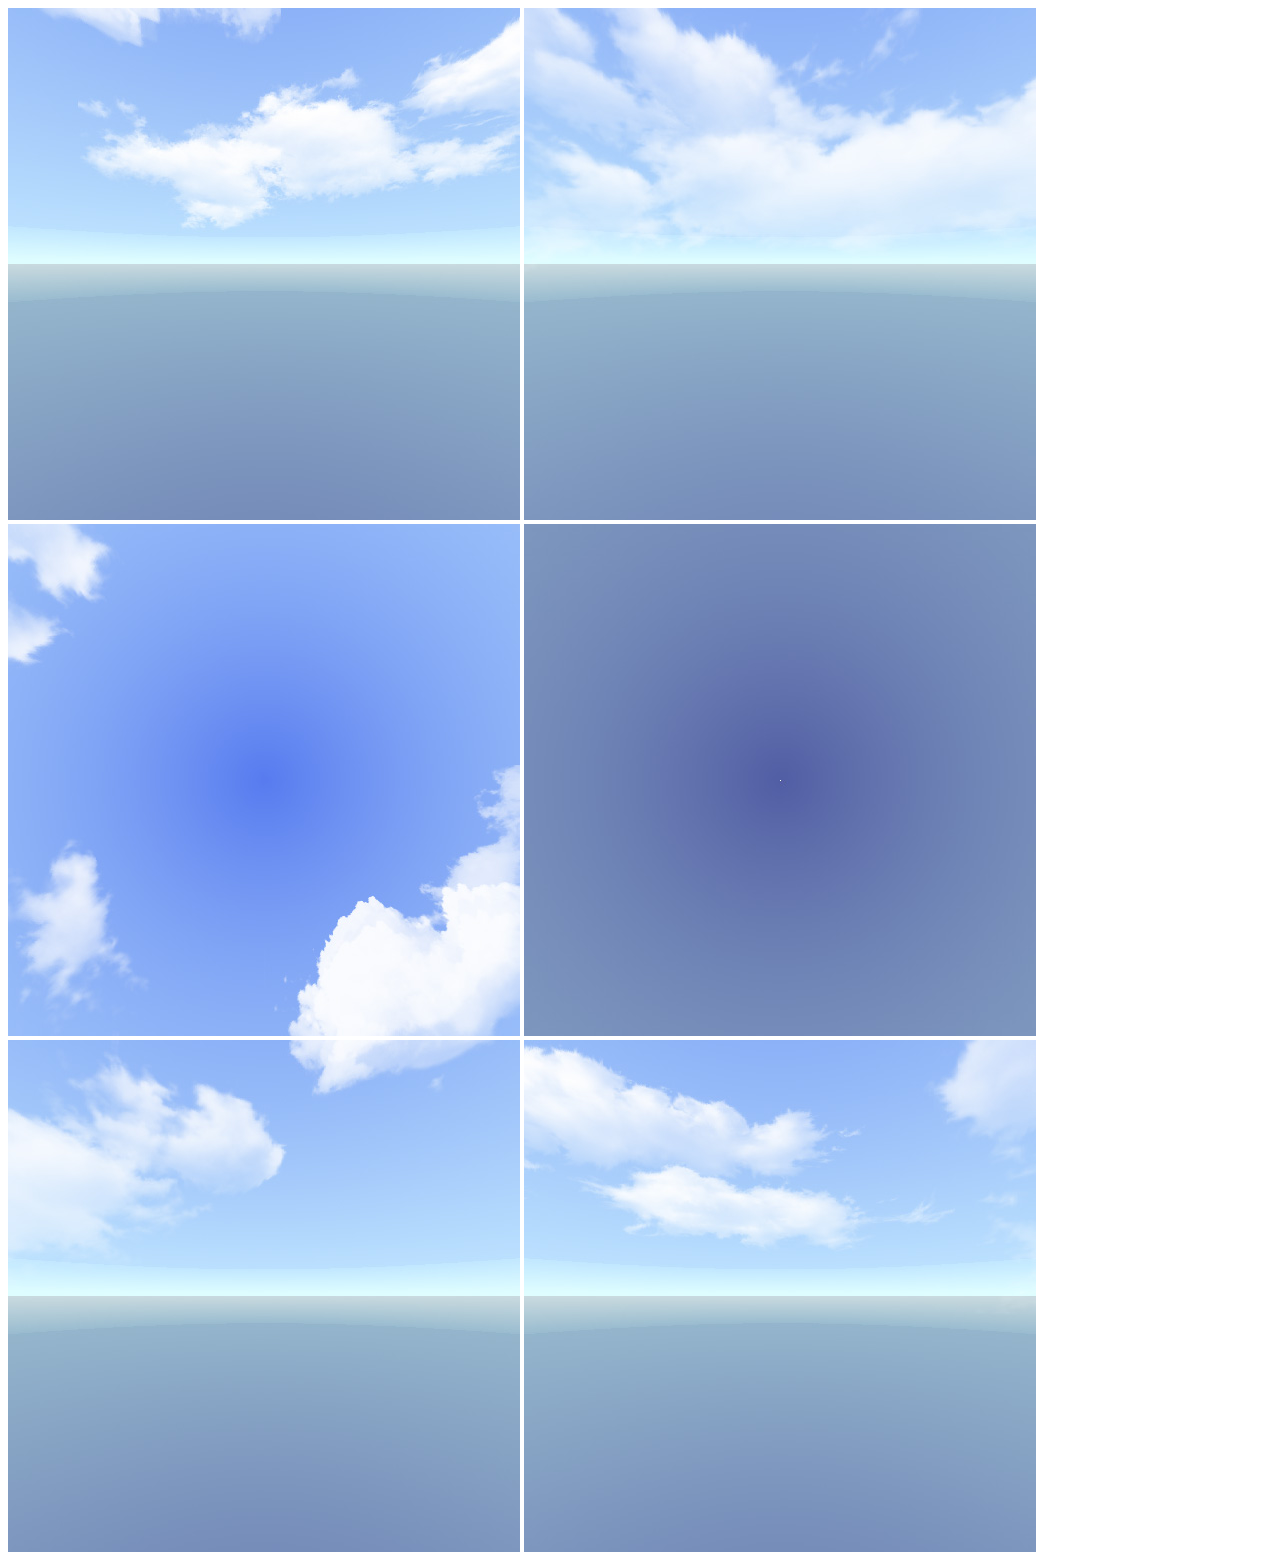
<file: ar templates/ar-template-3single-markers/index.html>
<!DOCTYPE html>
<html>
  <script src="https://aframe.io/releases/1.0.4/aframe.min.js"></script>
  <script src="aframe-ar.js"></script>
  <body>
    <a-scene embedded arjs environment="#env" vr-mode-ui="enabled: false">
      <a-assets>
        <a-cubemap id="env">
          <img src="Daylight-Box_Right.jpg">
          <img src="Daylight-Box_Left.jpg">
          <img src="Daylight-Box_Top.jpg">
          <img src="Daylight-Box_Bottom.jpg">
          <img src="Daylight-Box_Front.jpg">
          <img src="Daylight-Box_Back.jpg">
        </a-cubemap>
      </a-assets>

      <a-light type="ambient" color="#888"></a-light>
      <a-light type="point" intensity="0.3" position="2 4 4"></a-light>

      <!-- DONT EDIT ABOVE
                o   o
                 )-(
                (O O)
                 \=/
                .-"-.
               //\ /\\
             _// / \ \\_
            =./ {,-.} \.=
                || ||
                || ||    
              __|| ||__  
             `---" "---'   
           EDIT FROM HERE ON          
      -->

      <!-- This is the marker, inside the <marker> 
           the objects that will appear at that position -->

      <!-- You can create your own markers here. ONLY USE JPEGS not PNG!
      https://jeromeetienne.github.io/AR.js/three.js/examples/marker-training/examples/generator.html
     -->

     <!-- !!! MARKER 1 !!! -->

      <a-marker type='pattern' url='pattern-marker4562.patt' smooth="true">

        <!-- This is the object <a-object> 
          Edit size, position, texture and animation here -->

        <a-sphere
        radius="0.8"
        position= "0 0.5 0"
        src="sky.jpeg"
        env-map="#env"
        metalness="0.9"
        roughness="0.1"                  
        animation="
         property: rotation; 
         from: 0 0 0; 
         to: 0 360 0; 
         easing: linear; 
         dur: 10000; 
         loop:true"
          >                  
        </a-sphere>


      </a-marker>
      
      <!-- !!! MARKER 2 !!! -->

      <a-marker type='pattern' url='pattern-marker-circle.patt' smooth="true">

        <!-- This is the object <a-object> 
          Edit size, position, texture and animation here -->

        <a-box 
        width="2.1"
        height="3.45"
        depth="0.3"
        position="0 0.5 0" 
        rotation="0 45 0"               
        src="sky.jpeg"
        transparent="true"
        alphaTest= "0.5"
        env-map="#env"
        metalness="1.0"
        roughness="0.0"                  
        animation="
        property: rotation; 
        from: 0 45 0; 
        to: 0 360 0; 
        easing: linear; 
        dur: 1000; 
        loop:true"               
        >                 
        </a-box>


      </a-marker>   
         
      <!-- !!! MARKER 3 !!! -->           

      <a-marker type='pattern' url='pattern-marker7543.patt' smooth="true">

      <!-- This is the object <a-object> 
        Edit size, position, texture and animation here -->

        <a-box 
        width="2.1"
        height="3.45"
        depth="0.3"
        position="0 0.5 0" 
        rotation="0 45 0"               
        src="sky.jpeg"
        transparent="true"
        alphaTest= "0.5"
        env-map="#env"
        metalness="1.0"
        roughness="0.0"                  
        animation="
        property: rotation; 
        from: 0 45 0; 
        to: 0 360 0; 
        easing: linear; 
        dur: 1000; 
        loop:true"               
        >                 
        </a-box>

      </a-marker>       

     


      <a-entity camera></a-entity>
    </a-scene>

  </body>
</html>
</file>
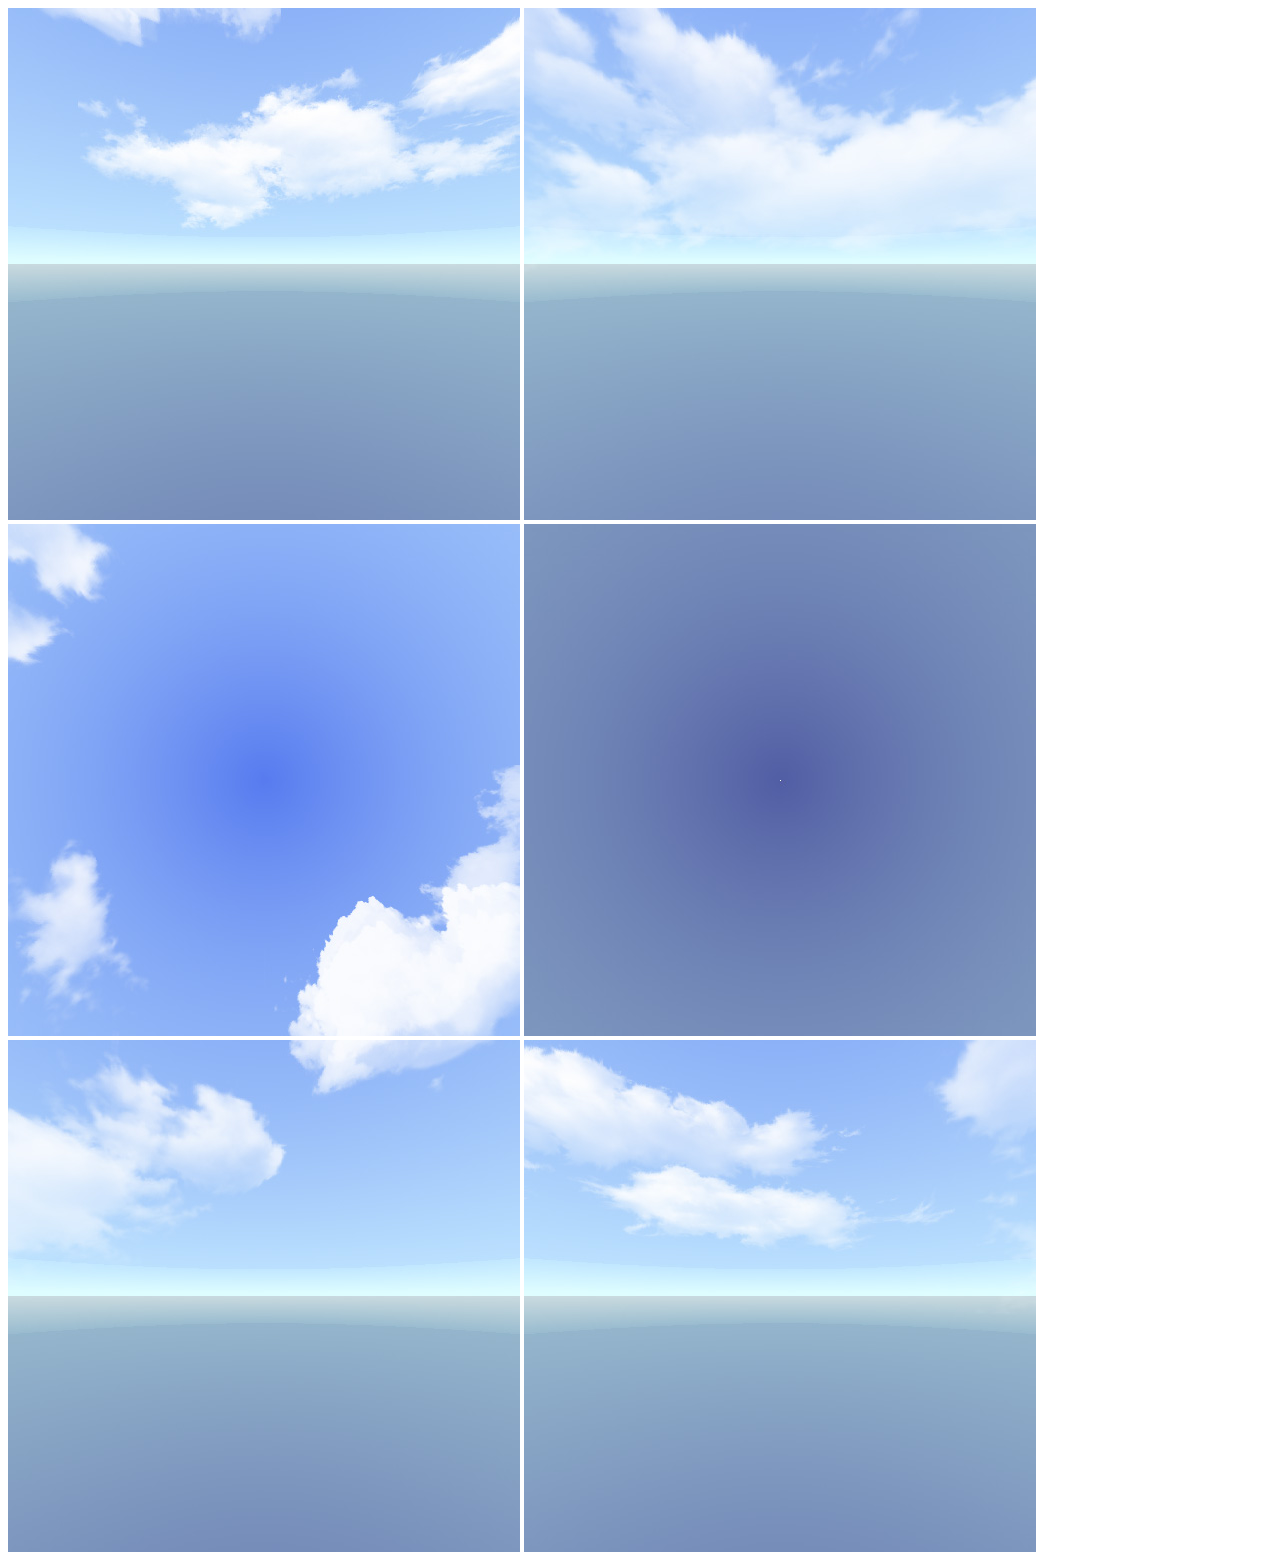
<file: ar templates/ar-template-single-plane/index.html>
<!DOCTYPE html>
<html>
  <script src="https://aframe.io/releases/1.0.4/aframe.min.js"></script>
  <script src="aframe-ar.js"></script>
  <body>
    <a-scene embedded arjs environment="#env" vr-mode-ui="enabled: false">
      <a-assets>
        <a-cubemap id="env">
          <img src="Daylight-Box_Right.jpg">
          <img src="Daylight-Box_Left.jpg">
          <img src="Daylight-Box_Top.jpg">
          <img src="Daylight-Box_Bottom.jpg">
          <img src="Daylight-Box_Front.jpg">
          <img src="Daylight-Box_Back.jpg">
        </a-cubemap>
      </a-assets>

      <a-light type="ambient" color="#888"></a-light>
      <a-light type="point" intensity="0.3" position="2 4 4"></a-light>

      <!-- DONT EDIT ABOVE
                o   o
                 )-(
                (O O)
                 \=/
                .-"-.
               //\ /\\
             _// / \ \\_
            =./ {,-.} \.=
                || ||
                || ||    
              __|| ||__  
             `---" "---'   
           EDIT FROM HERE ON          
      -->

      <!-- This is the marker, inside the <marker> 
           the objects that will appear at that position -->

      <!-- You can create your own markers here. ONLY USE JPEGS not PNG!
      https://jeromeetienne.github.io/AR.js/three.js/examples/marker-training/examples/generator.html
     -->

     <!-- !!! Only 1 Marker but lots of assets inside it !!! -->

      <a-marker type='pattern' url='pattern-marker4562.patt' smooth="true">

        <!-- This is the object <a-object> 
          Edit size, position, texture and animation here -->

          <a-marker type='pattern' url='pattern-marker4562.patt' smooth="true">

            <a-box
            width="7"
            height="5.5"
            depth="0.4"
            position="0 0.2 0" 
            rotation="65 10 0"               
            src="numbers.png"
            transparent="true"
            alphaTest= "0.5"            
            env-map="#env"
            metalness="1.0"
            roughness="0.0"          
            >
            </a-box>
    
          </a-marker>          

        <!-- !!! Do not remove Marker 1 !!! -->
      </a-marker>    

     


      <a-entity camera></a-entity>
    </a-scene>

  </body>
</html>
</file>
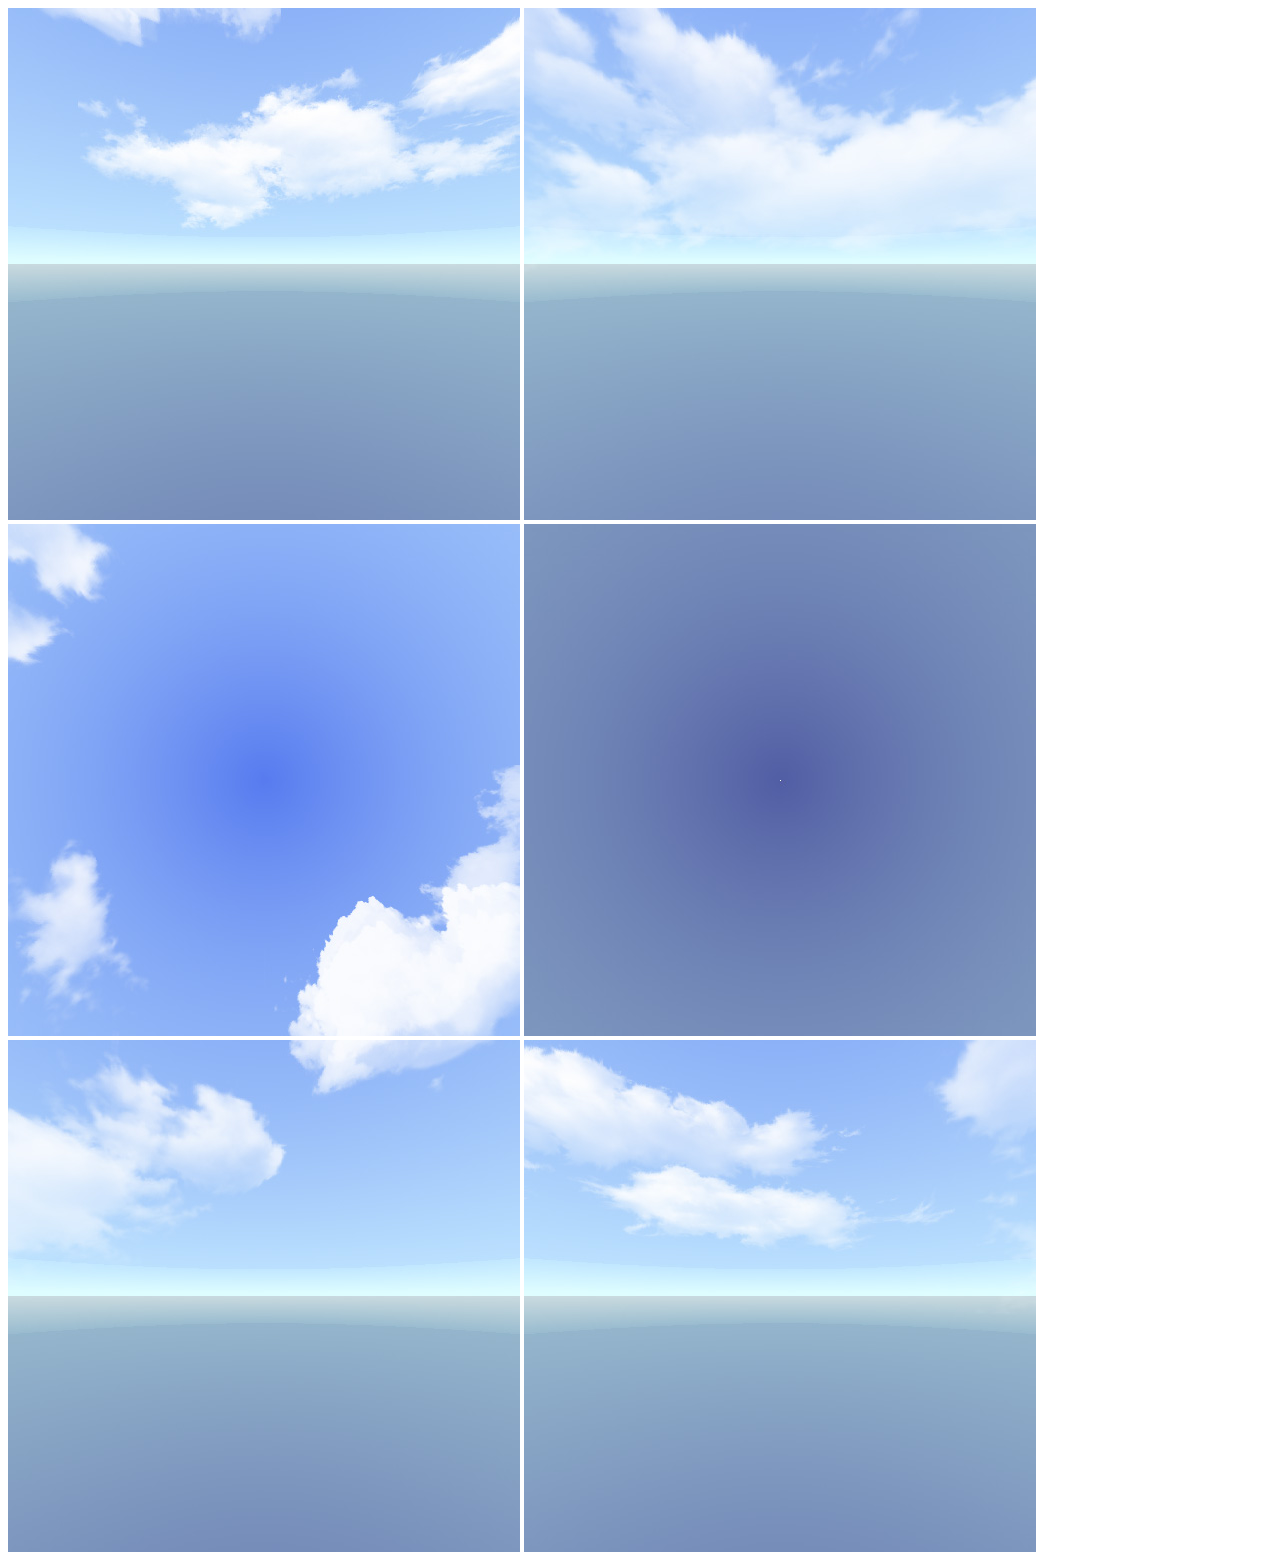
<file: ar-templates/ar-template-multi-planes/index.html>
<!DOCTYPE html>
<html>
  <script src="https://aframe.io/releases/1.0.4/aframe.min.js"></script>
  <script src="aframe-ar.js"></script>
  <body>
    <a-scene embedded arjs environment="#env" vr-mode-ui="enabled: false">
      <a-assets>
        <a-cubemap id="env">
          <img src="Daylight-Box_Right.jpg">
          <img src="Daylight-Box_Left.jpg">
          <img src="Daylight-Box_Top.jpg">
          <img src="Daylight-Box_Bottom.jpg">
          <img src="Daylight-Box_Front.jpg">
          <img src="Daylight-Box_Back.jpg">
        </a-cubemap>
      </a-assets>

      <a-light type="ambient" color="#888"></a-light>
      <a-light type="point" intensity="0.3" position="2 4 4"></a-light>

      <!-- DONT EDIT ABOVE
                o   o
                 )-(
                (O O)
                 \=/
                .-"-.
               //\ /\\
             _// / \ \\_
            =./ {,-.} \.=
                || ||
                || ||    
              __|| ||__  
             `---" "---'   
           EDIT FROM HERE ON          
      -->

      <!-- This is the marker, inside the <marker> 
           the objects that will appear at that position -->

      <!-- You can create your own markers here. ONLY USE JPEGS not PNG!
      https://jeromeetienne.github.io/AR.js/three.js/examples/marker-training/examples/generator.html
     -->

     <!-- !!! Only 1 Marker but lots of assets inside it !!! -->

      <a-marker type='pattern' url='pattern-marker4562.patt' smooth="true">

        <!-- This is the object <a-object> 
          Edit size, position, texture and animation here -->

        <a-box
        width="3"
        height="1.5"
        depth="0.2"
        position="2 0.2 0" 
        rotation="65 10 0"               
        src="sky.png"
        transparent="true"
        alphaTest= "0.5"            
        env-map="#env"
        metalness="1.0"
        roughness="0.0"          
        >
        </a-box>

        <a-box
        width="1.5"
        height="3"
        depth="0.2"
        position="-2 0.2 0" 
        rotation="65 10 0"               
        src="sky.png"
        transparent="true"
        alphaTest= "0.5"            
        env-map="#env"
        metalness="1.0"
        roughness="0.0"          
        >
        </a-box>

        <a-box
        width="3"
        height="1.5"
        depth="2"
        position="1.5 0.2 0" 
        rotation="65 10 0"               
        src="sky.png"
        transparent="true"
        alphaTest= "0.5"            
        env-map="#env"
        metalness="1.0"
        roughness="0.0"          
        >
        </a-box>        


        <a-sphere
        radius="1.2"
        position= "2 0 2"
        src="sky.png"
        env-map="#env"
        metalness="0.9"
        roughness="0.1"                  
        animation="
        property: rotation; 
        from: 0 0 0; 
        to: 0 360 0; 
        easing: linear; 
        dur: 10000; 
        loop:true"
        >                  
        </a-sphere>        

        <!-- !!! Do not remove Marker 1 !!! -->
      </a-marker>    

     


      <a-entity camera></a-entity>
    </a-scene>

  </body>
</html>
</file>
<file: identity_ai/stylesheet.css>
body {
    background-color:powderblue;
}

img {
    width: 100%;
}

.test {background-color: white;}

div.box {
    width: 40%;
    margin-left: auto;
    margin-right: auto;
    margin-bottom: 200px;
    margin-top: 100px;
    padding-left: 10px;
    padding-top: 10px;
    padding-bottom: 10px;
    padding-right: 10px;
}

.flex-container {
    /* We first create a flex layout context */
    display: flex;
    
    /* Then we define the flow direction 
       and if we allow the items to wrap 
     * Remember this is the same as:
     * flex-direction: row;
     * flex-wrap: wrap;
     */
    flex-wrap: wrap;
    
    /* Then we define how is distributed the remaining space */
    justify-content: space-around;
    
    padding: 10px;
    margin: 10px;
  }
  
  .flex-item {
    background-color: black;
    padding: 10px;
    width: 200px;
    height: 150px;
    margin-top: 10px;
    line-height: 150px;
    color: white;
    font-weight: bold;
    font-size: 3em;
    text-align: center;
  }
</file>
<file: identity_capitalism/style.css>
body{
  background-color: white;
  margin-top: 350px;
  font-size: 24px;
  color: black;
}

div.menu2 {
  font: size 30px;px;
  margin-bottom:10px;
  font-family: 'spacemono';
  font-style: italic;
  font-weight: bolder;
  position: fixed;
  bottom: 0px;
  left: 10px;
}


h1 {
  font-family: 'spacemono';
  font-size: 55px;
  font-weight: lighter;
  margin-left: auto;
  margin-right: auto;
  text-align: center;
}

h2 {
  font-family: 'spacemono';
  font-size: 35px;
  font-weight: lighter;
  margin-left: auto;
  margin-right: auto;
  text-align: center;
}


div.row{
  display: flex;
  flex-wrap: wrap;
}

div.col{
  outline: 2px solid black;
  }

div.width1-3 {
  width:33.333%;
}

div.w20 {
  width:20%;
}

div.width2-3{
  width: 66.666%;
}

div.w75 {
  width: 75%;
}

div.w100 {
  width: 100%;
}

div.w50 {
  width: 50%;
}

div.w25 {
  width: 25%;
}

div.w30 {
  width: 30%;
}

div.w35 {
  width: 35%;
}

div.w40 {
  width:40%;
}

div.w45 {
  width:45%;
}

div.w42 {
  width: 42%;
}

div.w60 {
  width: 60%;
}

div.w70 {
  width: 70%;
}

div.w80 {
  width: 80%;
}

div.bgai{
  background-color: yellowgreen;
}

div.bguser{
  background-color: lightskyblue;
}

@font-face {
  font-family: spacemono;
  src: url(SpaceMono-Regular.woff);
}

@font-face {
  font-family: opensans;
  src: url(OpenSans-Regular.woff);
}

@font-face {
  font-family: opensans-medium;
  src: url(OpenSans-Medium.woff);
}

div.aitxt{
  font-family: 'spacemono';
  text-align: left;
  margin-right: 25px;
}

div.aitxtbolder{
  font-family: 'spacemono';
  text-align: left;
  margin-right: 25px;
  font-weight: bolder;
}

div.usertxt{
  font-family: "opensans-medium";
  text-align: left;
  margin-left: 20px;
}


div.left{
  outline: 2px solid black;
  padding: 10px;
  border-radius: 10px;
  padding-left: 15px;
}

div.right{
  outline: 2px solid black;
  margin-left: auto;
  background-color: yellowgreen;
  padding: 10px;
  border-radius: 10px;
  padding-left: 20px;
}



div.right_loading{
  margin-left: auto;
  padding: 10px;
  border-radius: 10px;
}

.hidden {display:none;}

.hidden1 {display:none;}

span {
  outline: 2px solid black;
  padding: 10px;
  border-radius: 10px;
  padding-left: 15px;
  font-family: "opensans-medium";
  text-align: left;
  margin-left: 20px;
  display: inline-block;
  
}


span.rise-shake {
  animation: jump-shaking 0.83s infinite;
}

@keyframes jump-shaking {
  0% { transform: translateX(0) }
  25% { transform: translateY(-5px) }
  35% { transform: translateY(-5px) rotate(15deg) }
  55% { transform: translateY(-5px) rotate(-15deg) }
  65% { transform: translateY(-5px) rotate(15deg) }
  75% { transform: translateY(-5px) rotate(-15deg) }
  100% { transform: translateY(0) rotate(0) }
}



span.horizontal-shake {
  animation: horizontal-shaking 0.35s infinite;
}

@keyframes horizontal-shaking {
  0% { transform: translateX(0) }
  25% { transform: translateX(5px) }
  50% { transform: translateX(-5px) }
  75% { transform: translateX(5px) }
  100% { transform: translateX(0) }
}

button {
  display: block;
  margin-right: auto;
  margin-left: auto;
  font-family: 'spacemono';
  outline: 1px solid black;
  padding: 10px;
  border-radius: 10px;
  padding-left: 15px;
  cursor:pointer;    
  background-color: lightslategrey;
  color: white;
  font-size: 65%;
}

div.myDIV {
  margin-right: auto;
  margin-left: auto;
  font-family: 'spacemono';
  font-weight: bold;
  text-align: center;
  font-size: 125%;
}


div.slide-left {
width:100%;
overflow:hidden;
}
div.slide-left div.inner {
animation: slide-left 8s;
margin-top:0%;
padding-left: 150px;
}


@keyframes slide-left {
from {
  margin-left: 100%;
}

to {
  margin-left: 0%;
}
}

span.skew-shake-x {
  animation: skew-x-shake 1.3s infinite;
}

@keyframes skew-x-shake {
  0% { transform: skewX(-15deg); }
  5% { transform: skewX(15deg); }
  10% { transform: skewX(-15deg); }
  15% { transform: skewX(15deg); }
  20% { transform: skewX(0deg); }
  100% { transform: skewX(0deg); }  
}

span.constant-tilt-shake {
  animation: tilt-shaking 0.3s infinite;
}

@keyframes tilt-shaking {
  0% { transform: rotate(0deg); }
  25% { transform: rotate(5deg); }
  50% { transform: rotate(0eg); }
  75% { transform: rotate(-5deg); }
  100% { transform: rotate(0deg); }
}
</file>
<file: identity_capitalism_yes/style.css>
body {
    font-family: 'spacemono';
    font-size: 24px;
    margin: 0px;
    background-image: url(background.jpg);
    background-attachment: fixed;
    background-size: cover;
}

div.box {
    width: 30%;
    height: 30%;
    margin-left: auto;
    margin-right: auto;
    margin-bottom: 100px;
    margin-top: 100px;
    padding-left: 10px;
    padding-top: 10px;
    padding-bottom: 10px;
    padding-right: 10px;
}

button {
    display: block;
    margin-right: auto;
    margin-left: auto;
    font-family: 'spacemono';
    background-color: transparent;
    cursor:pointer;    
    color: red;
    font-size: 95%;
    outline: 1px solid black;
    padding: 10px;
    border-radius: 10px;
    padding-left: 15px;
  }
  
  div.myDIV {
    margin-right: auto;
    margin-left: auto;
    font-family: 'spacemono';
    font-weight: bold;
    text-align: center;
    font-size: 300%;
    color: red;
  }

  div.header {
    position: fixed;
    top: 0%;
    width: 100%;
    font-family: 'arial';
    font-weight: 200;
    font-size: 50px;
    color: white;
    padding-top: 15px;
    background-color: red;
   }

   div.header2 {
    position: fixed;
    top: 550px;
    width: 100%;
    font-family: 'arial';
    font-weight: 200;
    font-size: 50px;
    color: white;
    padding-top: 15px;
    background-color: red;
   }

@font-face {
    font-family: spacemono;
    src: url(SpaceMono-Regular.woff);
  }

  @font-face {
    font-family: extraoin;
    src: url(Extraoin\ Zhurdlyou\ Anarchy.woff);
  }
</file>
<file: identity_capitalism_you/stle.css>
body {
    font-family: 'spacemono';
    font-size: 24px;
    margin: 0px;
    background-color: black;
}

@font-face {
    font-family: spacemono;
    src: url(SpaceMono-Regular.woff);
  }

  @font-face {
    font-family: extraoin;
    src: url(Extraoin\ Zhurdlyou\ Anarchy.woff);
  }

  @font-face {
    font-family: chaos;
    src: url(chaos-regular.woff);
  }

  @font-face {
    font-family: stereosans;
    src: url(StereoSans.woff);
  }

  @font-face {
    font-family: evermore;
    src: url(Evermore.woff);
  }
  
  * {
      box-sizing: border-box;
    }
  
    img {
      width: 100%;
    }
    
    /* Parents have to have these, but you can add additional properties to change the alignment and layout of the children */
    
    div.container {
      display: flex;
      flex-wrap: wrap;
    }
    
    /* These are all the children, it's where you add the widths */
    
    div.item {
      font-size: 10px;
      padding: 0px;
      width: 25%; }
      
      
    
    /* You can change the width of one child specifically by adding another class name and then chaining the classes together. */
    
    div.item.text {
      font-family: 'spacemono';
      font-weight: lighter;
      font-size: 45px;
      color: black;
      width: 25%;
      padding: 25px;
      background: linear-gradient(-45deg, red, maroon);
      animation: gradient 2s ease infinite; }

      div.item.white {
        font-family: 'spacemono';
        font-weight: lighter;
        margin-top: 10%;
        font-size: 25px;
        color: white;
        width: 25%;
        padding: 20px;
        background: black;
        }
        div.item.white:hover{
            font-weight: lighter;
            background: white;
            color: black;
        }
        div.item.else:hover {opacity: 65%;}
        div.item.us:hover {opacity: 0%;}
        div.item.you:hover {opacity: 0%;}
        div.item.text:hover {
            background-color: rgb(79, 1, 1);
            font-weight: bold;
        }

        div.footer {
            position: fixed;
            font-family: 'stereosans';
            font-weight: 600;
            font-style: normal;
            font-size: 95px;
            color: red;
            bottom: -10px;
            width: 100%;
            padding-top: 20px;
            
        }

        div.side.marquee {
            position: fixed;
            font-family: 'stereosans';
            font-weight: 550;
            font-style: normal;
            font-size: 55px;
            color: white;
            right: 15px;
            width: 50%;
            writing-mode: vertical-rl;
            text-orientation: sideways;            
        }
  
  @keyframes gradient {
	0% {
		background-position: 0% 50%;	}
	50% {
		background-position: 100% 50%;	}
	100% {
		background-position: 0% 50%;	}
}
</file>
<file: practice_reader/style.css>
body {
  height: 2000px;    
}
.scroll-hide {
  height: 1300px;
  width: 300px;
  background-color: #005197;
  color: #fff;
  padding: 10px; 
  margin-left: auto;
  margin-right: auto;
  margin-top: 150px;
}
.scroll-hide{
text-align:center;
}
</file>
<file: reader/style.css>
body{
    background-color: rgb(255, 255, 255);
    font-family: SpaceMonoRegular;
    color: black;
    font-size: 15px;
    text-align: left;
}

@font-face {
    font-family: Evermore;
    src: url("Evermore.woff");
}

@font-face {
    font-family: Extraoin;
    src: url("Extraoin\ Zhurdlyou\ Anarchy.woff");
}

@font-face {
    font-family: SpaceMonoRegular;
    src: url("SpaceMono-Regular.woff");
}

h1{
    font-family: 'Extraoin';
    color: rgb(250, 22, 22);
    font-size: 90px;
    text-align: center;
}

h2{
    font-family: 'Extraoin';
    color: rgb(250, 22, 22);
    font-size: 40px;
    text-align: center;
}

h3{
    font-family: SpaceMonoRegular;
    color: black;
    font-size: 17px;
    text-align: right;
}

.column {
    float: left;
  }
  
  .left {
    width: 60%;
  }
  
  .right {
    width: 40%;
  }
</file>
